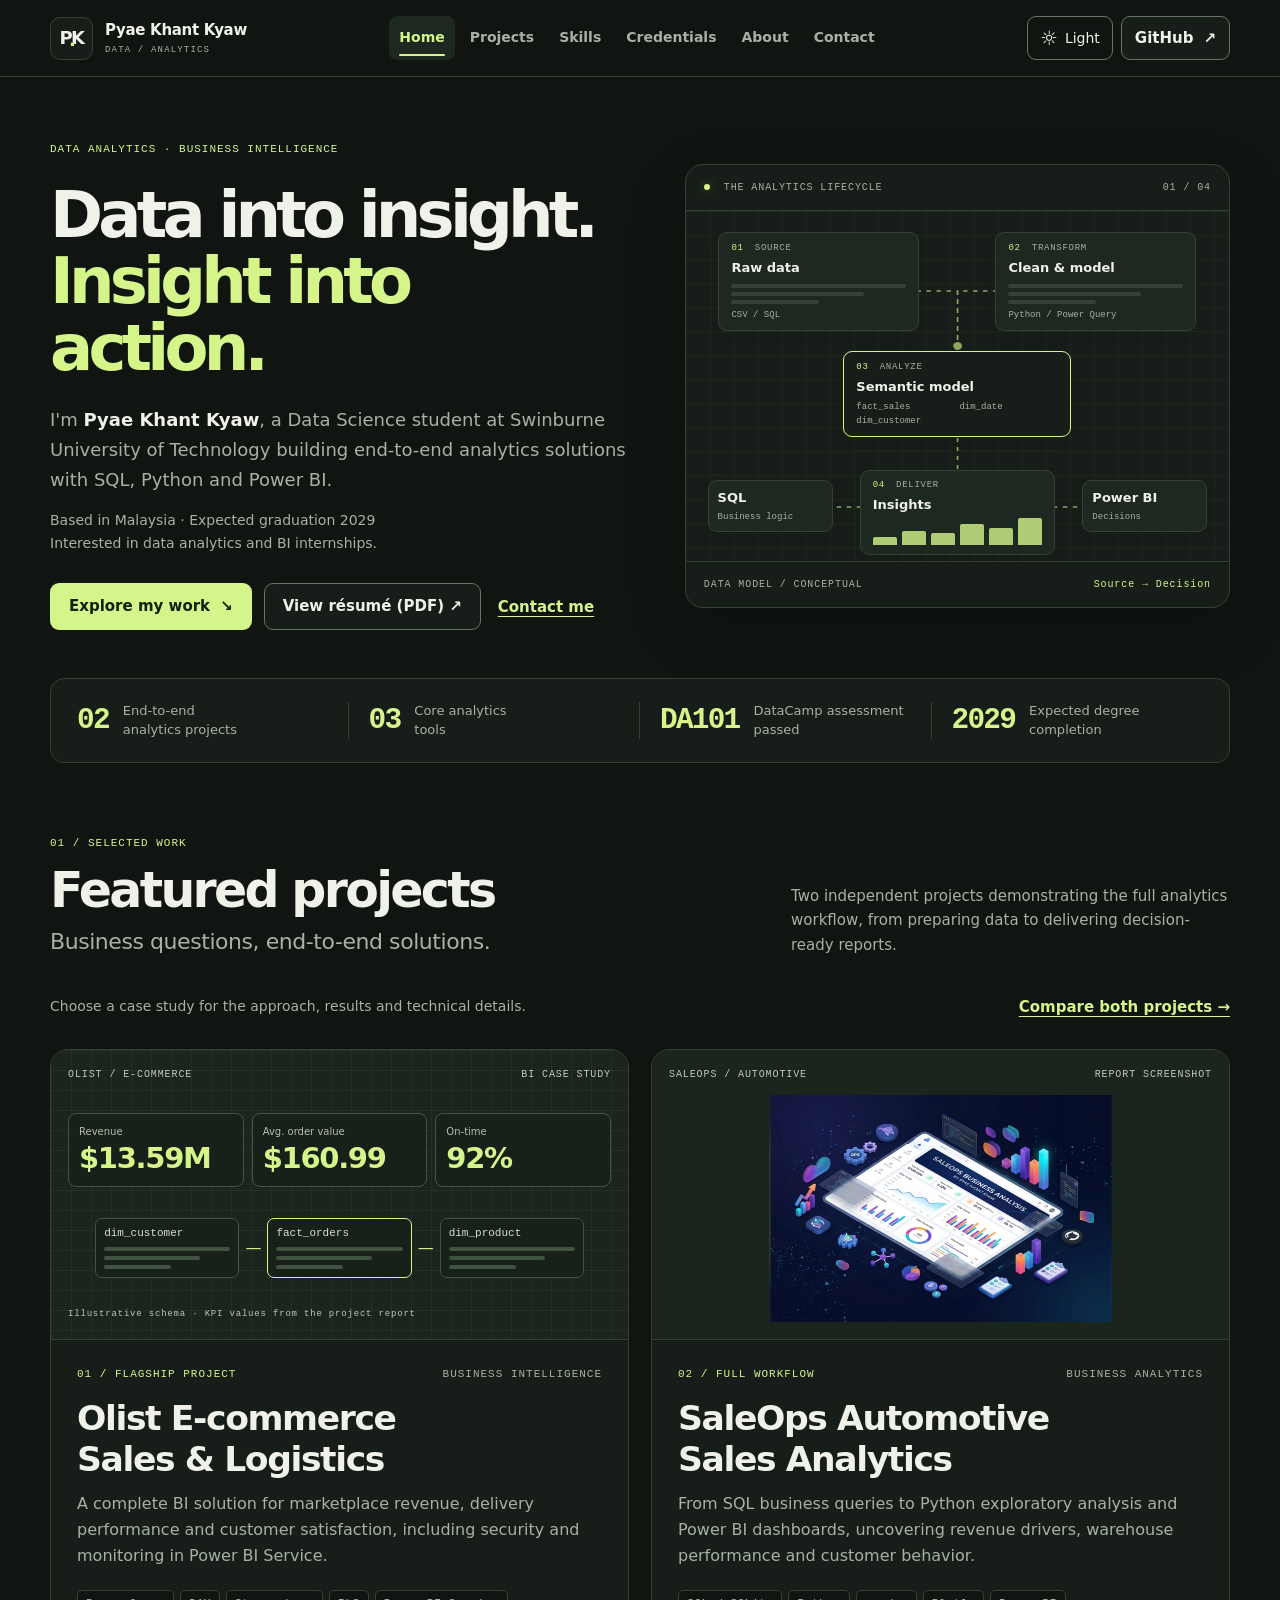
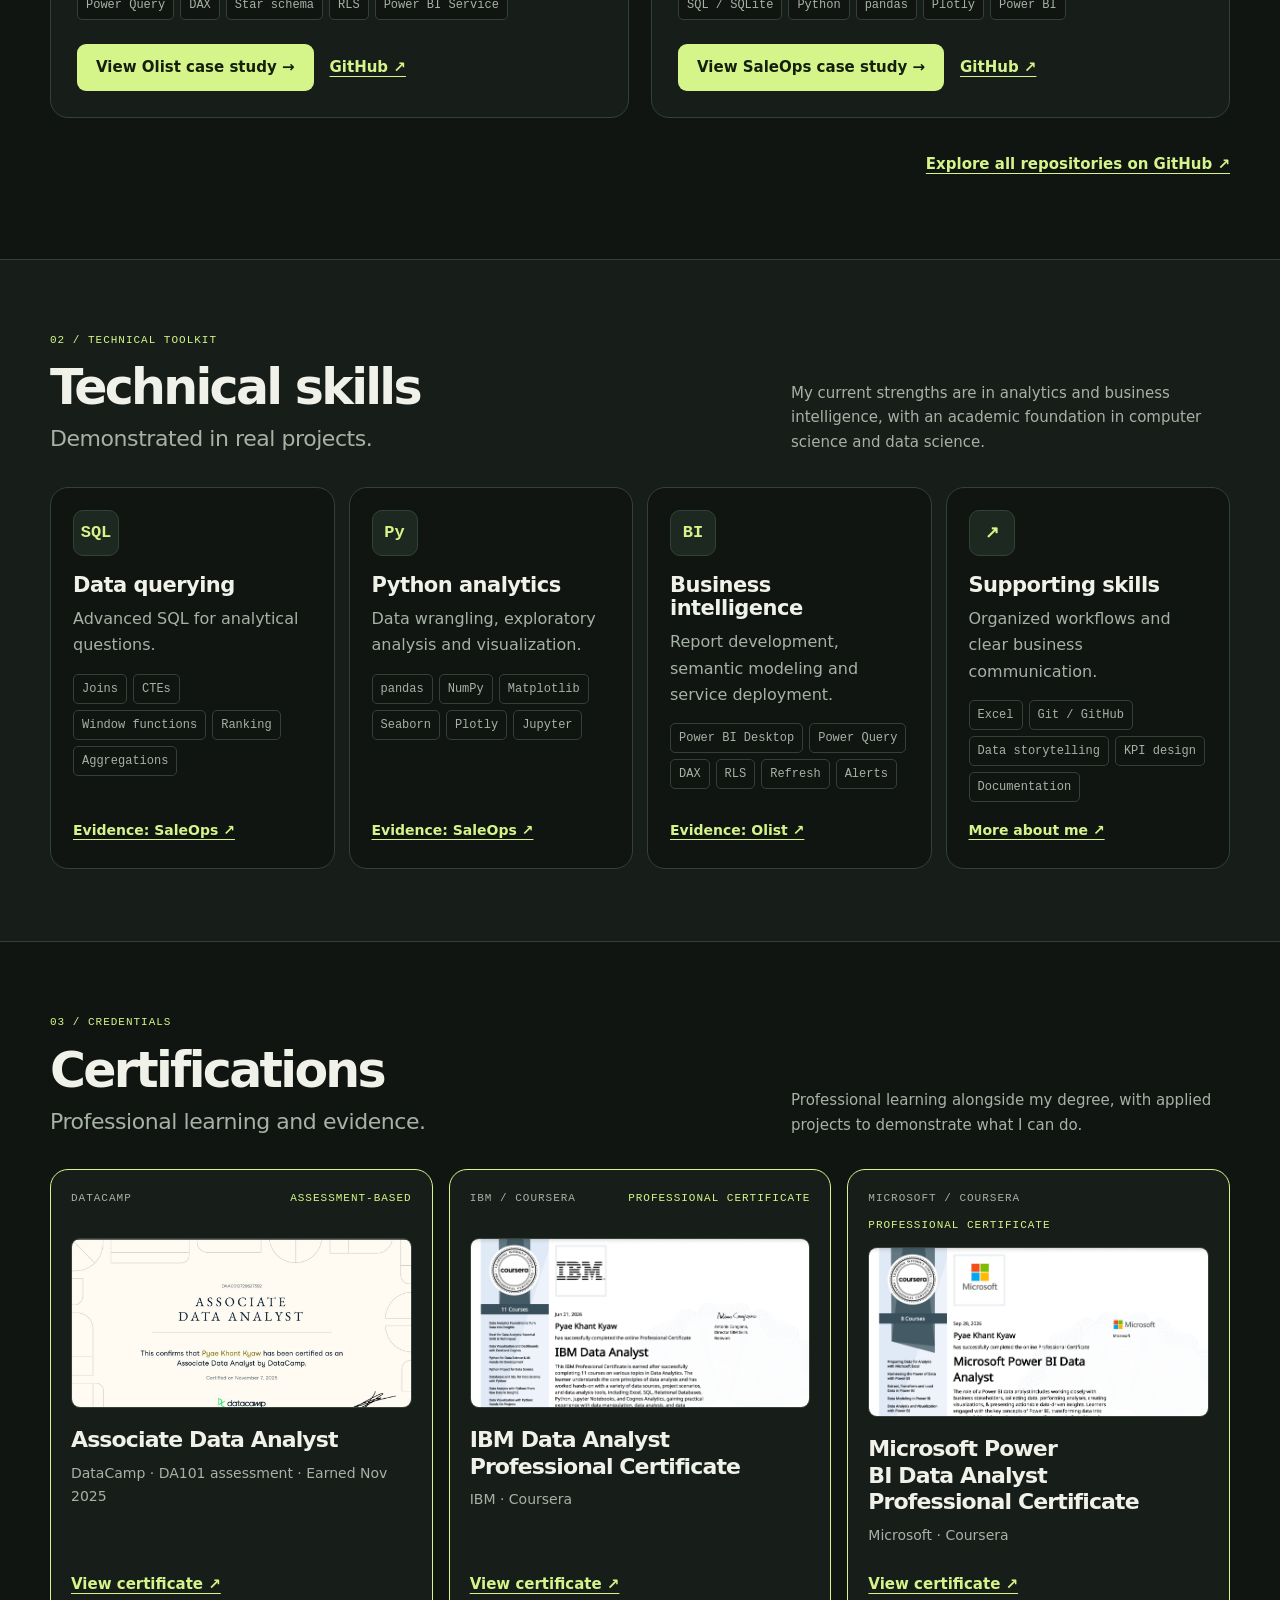
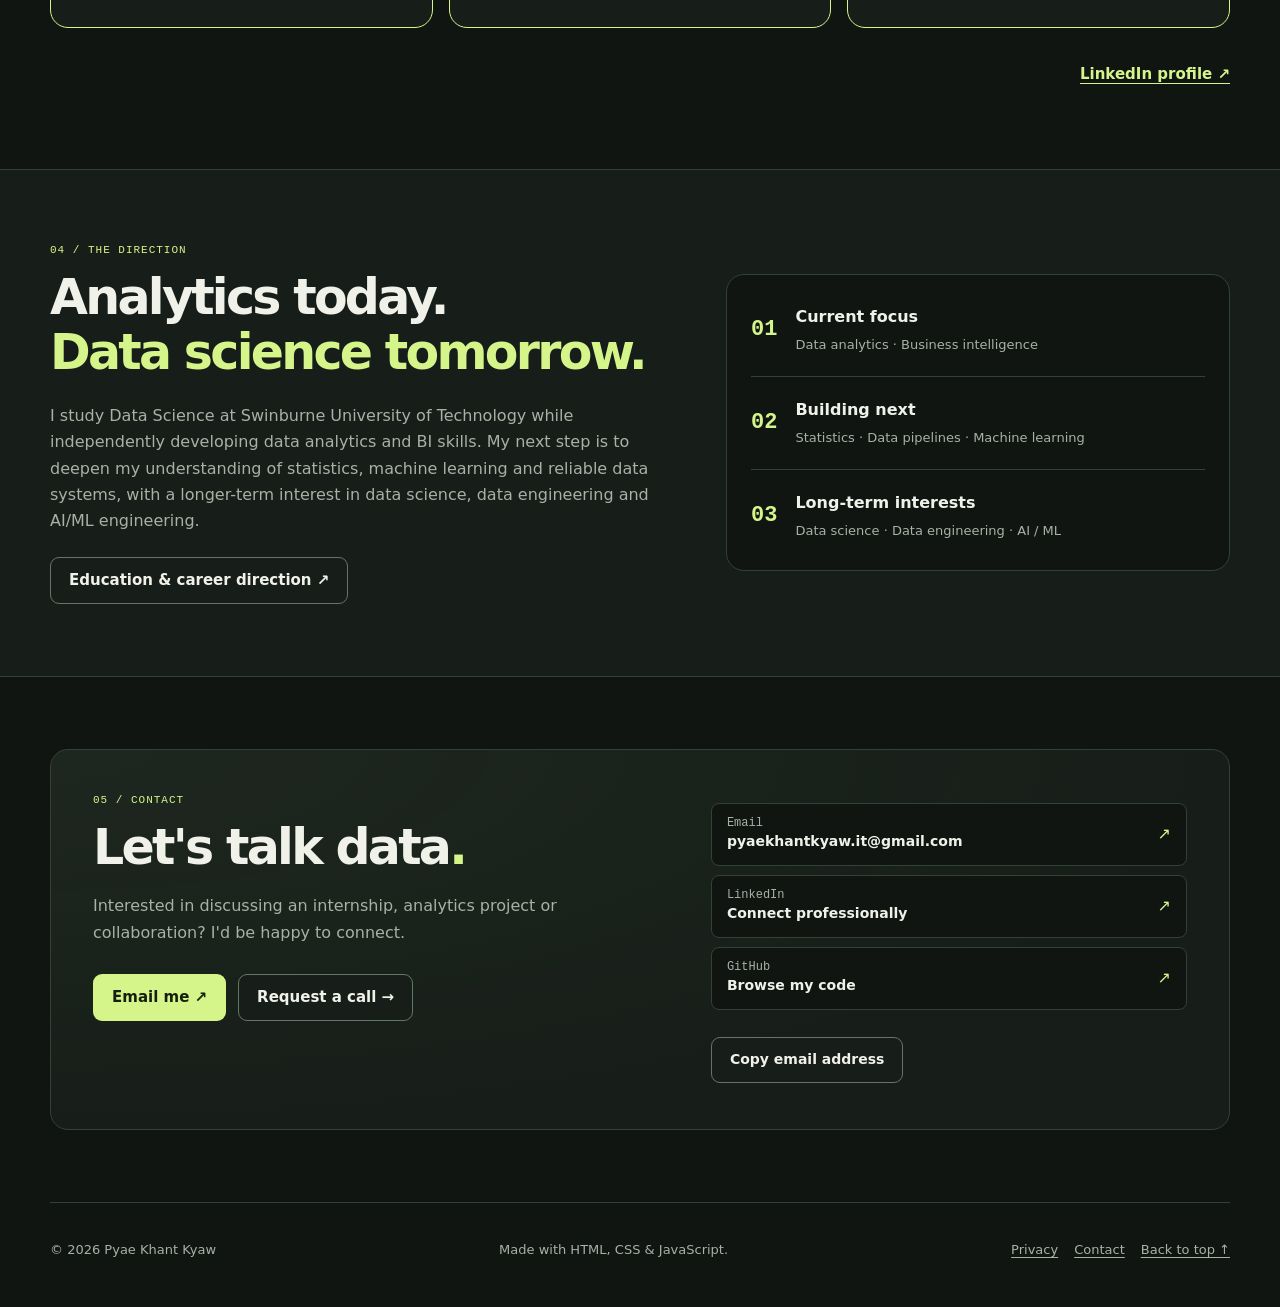
<file: index.html>
<!DOCTYPE html>
<html data-theme="dark" lang="en">
  <head>
    <meta charset="utf-8" />
    <meta content="width=device-width, initial-scale=1" name="viewport" />
    <title>Pyae Khant Kyaw — Data Analytics &amp; BI Portfolio</title>
    <meta
      content="Explore Pyae Khant Kyaw's end-to-end analytics projects, SQL, Python and Power BI work, and data science studies at Swinburne University of Technology."
      name="description"
    />
    <meta content="#101512" name="theme-color" />
    <meta content="Pyae Khant Kyaw | Data Analytics &amp; BI" property="og:title" />
    <meta
      content="From raw data to actionable insights. Explore my projects and connect."
      property="og:description"
    />
    <meta content="website" property="og:type" />
    <link href="images/favicon.svg" rel="icon" type="image/svg+xml" />
    <script src="js/theme-init.js"></script>
    <link href="styles.css" rel="stylesheet" />
    <script defer="" src="js/config.js"></script>
    <script defer="" src="js/site.js"></script>
  </head>
  <body>
    <a class="skip" href="#main">Skip to content</a>
    <header class="site-header">
      <nav aria-label="Main navigation" class="wrap nav">
        <a aria-label="Pyae Khant Kyaw — home" class="brand" href="index.html">
          <span aria-hidden="true" class="brand-icon">PK<span>.</span></span>
          <span>Pyae Khant Kyaw<small>DATA / ANALYTICS</small></span>
        </a>
        <button
          aria-controls="nav-links"
          aria-expanded="false"
          aria-label="Open navigation"
          class="menu-toggle icon-button"
          type="button"
        >
          <span aria-hidden="true" class="menu-symbol">☰</span>
          <span>Menu</span>
        </button>
        <div class="nav-links" id="nav-links">
          <a aria-current="page" href="index.html">Home</a>
          <a href="#work">Projects</a>
          <a href="#skills">Skills</a>
          <a href="#credentials">Credentials</a>
          <a href="about.html">About</a>
          <a href="#contact">Contact</a>
          <a class="mobile-only" href="https://github.com/pyaekhantkyaw">GitHub ↗</a>
          <a class="mobile-only" href="images/resume.pdf">Résumé (PDF) ↗</a>
        </div>
        <div class="nav-actions">
          <button
            aria-label="Switch to light theme"
            class="icon-button theme-toggle"
            title="Change theme"
            type="button"
          >
            <span aria-hidden="true" class="theme-symbol">☼</span>
            <span class="theme-label">Light</span>
          </button>
          <a class="button small secondary nav-github" href="https://github.com/pyaekhantkyaw">
            GitHub <span aria-hidden="true">↗</span>
          </a>
        </div>
      </nav>
    </header>
    <main id="main" tabindex="-1">
      <section class="hero wrap" id="home">
        <span aria-hidden="true" class="anchor-alias" id="resume"></span>
        <div class="hero-copy">
          <div class="eyebrow">DATA ANALYTICS · BUSINESS INTELLIGENCE</div>
          <h1>Data into insight.<br /><span>Insight into action.</span></h1>
          <p class="intro">
            I'm <strong>Pyae Khant Kyaw</strong>, a Data Science student at Swinburne University of
            Technology building end-to-end analytics solutions with SQL, Python and Power BI.
          </p>
          <p class="subtle hero-sub">
            Based in Malaysia · Expected graduation 2029<br />
            Interested in data analytics and BI internships.
          </p>
          <div class="actions">
            <a class="button primary" href="#work">
              Explore my work <span aria-hidden="true">↘</span>
            </a>
            <a class="button secondary" data-resume="" href="images/resume.pdf">
              View résumé (PDF) ↗
            </a>
            <a class="text-link hero-contact" href="#contact">Contact me</a>
          </div>
        </div>
        <div aria-hidden="true" class="hero-visual">
          <div class="visual-top">
            <span><span class="status-dot"></span> THE ANALYTICS LIFECYCLE</span>
            <span class="mono">01 / 04</span>
          </div>
          <div
            aria-label="Conceptual data workflow from source data through SQL and Python to Power BI and decisions"
            class="schema"
          >
            <svg
              aria-hidden="true"
              class="connections"
              preserveaspectratio="none"
              viewbox="0 0 490 350"
            >
              <path d="M118 80H245V135 M371 80H245V135 M245 218V267 M118 296H185 M371 296H305"></path>
              <circle cx="245" cy="135" r="4"></circle>
              <circle cx="245" cy="267" r="4"></circle>
            </svg>
            <div class="node node-source">
              <div class="node-label"><span>01</span> SOURCE</div>
              <strong>Raw data</strong>
              <div class="node-lines"><i></i><i></i><i></i></div>
              <small>CSV / SQL</small>
            </div>
            <div class="node node-transform">
              <div class="node-label"><span>02</span> TRANSFORM</div>
              <strong>Clean &amp; model</strong>
              <div class="node-lines"><i></i><i></i><i></i></div>
              <small>Python / Power Query</small>
            </div>
            <div class="node node-fact">
              <div class="node-label"><span>03</span> ANALYZE</div>
              <strong>Semantic model</strong>
              <div class="mini-fields">
                <span>fact_sales</span>
                <span>dim_date</span>
                <span>dim_customer</span>
              </div>
            </div>
            <div class="node node-small node-left">
              <strong>SQL</strong>
              <small>Business logic</small>
            </div>
            <div class="node node-outcome">
              <div class="node-label"><span>04</span> DELIVER</div>
              <strong>Insights</strong>
              <div aria-hidden="true" class="mini-chart">
                <i></i><i></i><i></i><i></i><i></i><i></i>
              </div>
            </div>
            <div class="node node-small node-right">
              <strong>Power BI</strong>
              <small>Decisions</small>
            </div>
          </div>
          <div class="visual-bottom">
            <span>DATA MODEL / CONCEPTUAL</span>
            <span>Source → Decision</span>
          </div>
        </div>
      </section>
      <div aria-label="Portfolio highlights" class="wrap proof-strip">
        <div>
          <span class="proof-num">02</span>
          <span>End-to-end<br />analytics projects</span>
        </div>
        <div>
          <span class="proof-num">03</span>
          <span>Core analytics<br />tools</span>
        </div>
        <div>
          <span class="proof-num">DA101</span>
          <span>DataCamp assessment<br />passed</span>
        </div>
        <div>
          <span class="proof-num">2029</span>
          <span>Expected degree<br />completion</span>
        </div>
      </div>
      <section class="section wrap" id="work">
        <div class="section-heading">
          <div>
            <span class="section-kicker">01 / SELECTED WORK</span>
            <h2>Featured projects<span class="heading-note">Business questions, end-to-end solutions.</span></h2>
          </div>
          <p>
            Two independent projects demonstrating the full analytics workflow, from preparing data
            to delivering decision-ready reports.
          </p>
        </div>
        <div class="work-guide">
          <span>Choose a case study for the approach, results and technical details.</span>
          <a class="text-link" href="projects.html">Compare both projects →</a>
        </div>
        <div class="project-grid">
          <article class="project-card">
            <div class="project-visual olist-preview">
              <div class="preview-header">
                <span>OLIST / E-COMMERCE</span>
                <span>BI CASE STUDY</span>
              </div>
              <div class="metric-row">
                <div>
                  <small>Revenue</small>
                  <strong>$13.59M</strong>
                </div>
                <div>
                  <small>Avg. order value</small>
                  <strong>$160.99</strong>
                </div>
                <div>
                  <small>On-time</small>
                  <strong>92%</strong>
                </div>
              </div>
              <div class="preview-model">
                <div class="model-table">
                  <span>dim_customer</span>
                  <i></i><i></i><i></i>
                </div>
                <span aria-hidden="true" class="model-link">—</span>
                <div class="model-table main-model">
                  <span>fact_orders</span>
                  <i></i><i></i><i></i>
                </div>
                <span aria-hidden="true" class="model-link">—</span>
                <div class="model-table">
                  <span>dim_product</span>
                  <i></i><i></i><i></i>
                </div>
              </div>
              <div class="preview-footer">
                Illustrative schema · KPI values from the project report
              </div>
            </div>
            <div class="project-body">
              <div class="project-label">
                <span>01 / FLAGSHIP PROJECT</span>
                <span>BUSINESS INTELLIGENCE</span>
              </div>
              <h3><a href="projects.html#olist">Olist E-commerce Sales &amp; Logistics</a></h3>
              <p>
                A complete BI solution for marketplace revenue, delivery performance and customer
                satisfaction, including security and monitoring in Power BI Service.
              </p>
              <div class="tag-row">
                <span>Power Query</span>
                <span>DAX</span>
                <span>Star schema</span>
                <span>RLS</span>
                <span>Power BI Service</span>
              </div>
              <div class="project-links">
                <a class="button primary" href="projects.html#olist">View Olist case study →</a>
                <a
                  aria-label="Olist GitHub repository"
                  class="text-link"
                  href="https://github.com/pyaekhantkyaw/olist_ecommerce_sales_logistics_powerbi"
                >
                  GitHub ↗
                </a>
              </div>
            </div>
          </article>
          <article class="project-card">
            <div aria-hidden="true" class="project-visual sale-preview">
              <div class="preview-header">
                <span>SALEOPS / AUTOMOTIVE</span>
                <span>REPORT SCREENSHOT</span>
              </div>
              <img
                alt="SaleOps executive summary showing automotive sales KPIs, revenue trends and product performance"
                height="651"
                loading="lazy"
                src="images/executive_summary.png"
                width="1145"
              />
            </div>
            <div class="project-body">
              <div class="project-label">
                <span>02 / FULL WORKFLOW</span>
                <span>BUSINESS ANALYTICS</span>
              </div>
              <h3><a href="projects.html#saleops">SaleOps Automotive Sales Analytics</a></h3>
              <p>
                From SQL business queries to Python exploratory analysis and Power BI dashboards,
                uncovering revenue drivers, warehouse performance and customer behavior.
              </p>
              <div class="tag-row">
                <span>SQL / SQLite</span>
                <span>Python</span>
                <span>pandas</span>
                <span>Plotly</span>
                <span>Power BI</span>
              </div>
              <div class="project-links">
                <a class="button primary" href="projects.html#saleops">View SaleOps case study →</a>
                <a
                  aria-label="SaleOps GitHub repository"
                  class="text-link"
                  href="https://github.com/pyaekhantkyaw/saleops_business_analysis"
                >
                  GitHub ↗
                </a>
              </div>
            </div>
          </article>
          <!-- Add a new project card here. See README.md for a template; no empty public placeholder. -->
        </div>
        <div class="section-end">
          <a class="text-link" href="https://github.com/pyaekhantkyaw">
            Explore all repositories on GitHub ↗
          </a>
        </div>
      </section>
      <section class="section section-band" id="skills">
        <div class="wrap">
          <div class="section-heading">
            <div>
              <span class="section-kicker">02 / TECHNICAL TOOLKIT</span>
              <h2>Technical skills<span class="heading-note">Demonstrated in real projects.</span></h2>
            </div>
            <p>
              My current strengths are in analytics and business intelligence, with an academic
              foundation in computer science and data science.
            </p>
          </div>
          <div class="skills-grid">
            <article class="skill-card">
              <span aria-hidden="true" class="skill-icon">SQL</span>
              <h3>Data querying</h3>
              <p>Advanced SQL for analytical questions.</p>
              <div class="tag-row">
                <span>Joins</span>
                <span>CTEs</span>
                <span>Window functions</span>
                <span>Ranking</span>
                <span>Aggregations</span>
              </div>
              <a class="text-link" href="projects.html#saleops">Evidence: SaleOps ↗</a>
            </article>
            <article class="skill-card">
              <span aria-hidden="true" class="skill-icon">Py</span>
              <h3>Python analytics</h3>
              <p>Data wrangling, exploratory analysis and visualization.</p>
              <div class="tag-row">
                <span>pandas</span>
                <span>NumPy</span>
                <span>Matplotlib</span>
                <span>Seaborn</span>
                <span>Plotly</span>
                <span>Jupyter</span>
              </div>
              <a class="text-link" href="projects.html#saleops">Evidence: SaleOps ↗</a>
            </article>
            <article class="skill-card">
              <span aria-hidden="true" class="skill-icon">BI</span>
              <h3>Business intelligence</h3>
              <p>Report development, semantic modeling and service deployment.</p>
              <div class="tag-row">
                <span>Power BI Desktop</span>
                <span>Power Query</span>
                <span>DAX</span>
                <span>RLS</span>
                <span>Refresh</span>
                <span>Alerts</span>
              </div>
              <a class="text-link" href="projects.html#olist">Evidence: Olist ↗</a>
            </article>
            <article class="skill-card">
              <span aria-hidden="true" class="skill-icon">↗</span>
              <h3>Supporting skills</h3>
              <p>Organized workflows and clear business communication.</p>
              <div class="tag-row">
                <span>Excel</span>
                <span>Git / GitHub</span>
                <span>Data storytelling</span>
                <span>KPI design</span>
                <span>Documentation</span>
              </div>
              <a class="text-link" href="about.html">More about me ↗</a>
            </article>
          </div>
        </div>
      </section>
      <section class="section wrap" id="credentials">
        <span aria-hidden="true" id="certifications"></span>
        <div class="section-heading">
          <div>
            <span class="section-kicker">03 / CREDENTIALS</span>
            <h2>Certifications<span class="heading-note">Professional learning and evidence.</span></h2>
          </div>
          <p>
            Professional learning alongside my degree, with applied projects to demonstrate what I
            can do.
          </p>
        </div>
        <div class="cert-grid">
          <article class="cert-card featured-cert">
            <div class="cert-top">
              <span>DATACAMP</span>
              <span class="credential-type">ASSESSMENT-BASED</span>
            </div>
            <div class="cert-image">
              <a
                aria-label="View DataCamp Associate Data Analyst certificate"
                href="images/datacampsql.jpg"
              >
                <img
                  alt="DataCamp Associate Data Analyst certificate"
                  height="680"
                  loading="lazy"
                  src="images/datacampsql.jpg"
                  width="1190"
                />
              </a>
            </div>
            <h3>Associate Data Analyst</h3>
            <p>DataCamp · DA101 assessment · Earned Nov 2025</p>
            <a class="text-link" href="images/datacampsql.jpg">View certificate ↗</a>
          </article>
          <article class="cert-card featured-cert">
            <div class="cert-top">
              <span>IBM / COURSERA</span>
              <span class="credential-type">PROFESSIONAL CERTIFICATE</span>
            </div>
            <div class="cert-image">
              <a
                aria-label="View IBM Data Analyst Professional Certificate"
                href="images/ibm-certificate.png"
              >
                <img
                  alt="IBM Data Analyst Professional Certificate"
                  height="680"
                  loading="lazy"
                  src="images/ibm-certificate.png"
                  width="1190"
                />
              </a>
            </div>
            <h3>IBM Data Analyst Professional Certificate</h3>
            <p>IBM · Coursera</p>
            <a class="text-link" href="images/ibm-certificate.png">View certificate ↗</a>
          </article>
          <article class="cert-card featured-cert">
            <div class="cert-top">
              <span>MICROSOFT / COURSERA</span>
              <span class="credential-type">PROFESSIONAL CERTIFICATE</span>
            </div>
            <div class="cert-image">
              <a
                aria-label="View Microsoft Power BI Data Analyst Professional Certificate"
                href="images/powerbi-certificate.png"
              >
                <img
                  alt="Microsoft Power BI Data Analyst Professional Certificate"
                  height="680"
                  loading="lazy"
                  src="images/powerbi-certificate.png"
                  width="1190"
                />
              </a>
            </div>
            <h3>Microsoft Power BI Data Analyst Professional Certificate</h3>
            <p>Microsoft · Coursera</p>
            <a class="text-link" href="images/powerbi-certificate.png">View certificate ↗</a>
          </article>
          <!-- Future PL-300 credential: publish only after passing and verifying. -->
        </div>
        <div class="section-end">
          <a class="text-link" href="https://www.linkedin.com/in/pyae-khant-kyaw-591726390/">
            LinkedIn profile ↗
          </a>
        </div>
      </section>
      <section class="section section-band">
        <div class="wrap about-teaser">
          <div>
            <span class="section-kicker">04 / THE DIRECTION</span>
            <h2>Analytics today.<br /><em>Data science tomorrow.</em></h2>
            <p>
              I study Data Science at Swinburne University of Technology while independently
              developing data analytics and BI skills. My next step is to deepen my understanding of
              statistics, machine learning and reliable data systems, with a longer-term interest in
              data science, data engineering and AI/ML engineering.
            </p>
            <a class="button secondary" href="about.html">Education &amp; career direction ↗</a>
          </div>
          <div class="path-card">
            <div>
              <span class="path-num">01</span>
              <div>
                <strong>Current focus</strong>
                <p>Data analytics · Business intelligence</p>
              </div>
            </div>
            <div>
              <span class="path-num">02</span>
              <div>
                <strong>Building next</strong>
                <p>Statistics · Data pipelines · Machine learning</p>
              </div>
            </div>
            <div>
              <span class="path-num">03</span>
              <div>
                <strong>Long-term interests</strong>
                <p>Data science · Data engineering · AI / ML</p>
              </div>
            </div>
          </div>
        </div>
      </section>
      <section class="section wrap" id="contact">
        <div class="contact-panel">
          <div>
            <span class="section-kicker">05 / CONTACT</span>
            <h2>Let's talk data<span class="accent">.</span></h2>
            <p>
              Interested in discussing an internship, analytics project or collaboration? I'd be
              happy to connect.
            </p>
            <div class="actions">
              <a class="button primary" href="mailto:pyaekhantkyaw.it@gmail.com">Email me ↗</a>
              <a
                class="button secondary booking-trigger"
                href="mailto:pyaekhantkyaw.it@gmail.com?subject=Meeting%20request"
              >
                Request a call →
              </a>
            </div>
          </div>
          <div class="contact-links">
            <a href="mailto:pyaekhantkyaw.it@gmail.com">
              <span>Email</span>
              <strong>pyaekhantkyaw.it@gmail.com</strong>
              <span aria-hidden="true">↗</span>
            </a>
            <a href="https://www.linkedin.com/in/pyae-khant-kyaw-591726390/">
              <span>LinkedIn</span>
              <strong>Connect professionally</strong>
              <span aria-hidden="true">↗</span>
            </a>
            <a href="https://github.com/pyaekhantkyaw">
              <span>GitHub</span>
              <strong>Browse my code</strong>
              <span aria-hidden="true">↗</span>
            </a>
          </div>
          <div class="contact-utility">
            <button
              class="button secondary copy-email"
              data-email="pyaekhantkyaw.it@gmail.com"
              type="button"
            >
              Copy email address
            </button>
            <p aria-live="polite" class="copy-feedback" role="status"></p>
          </div>
        </div>
      </section>
    </main>
    <footer class="wrap footer">
      <span>© <span data-year="">2026</span> Pyae Khant Kyaw</span>
      <span>Made with HTML, CSS &amp; JavaScript.</span>
      <div>
        <a href="privacy.html">Privacy</a>
        <a href="index.html#contact">Contact</a>
        <a href="#main">Back to top ↑</a>
      </div>
    </footer>
    <dialog aria-labelledby="booking-title" id="booking-dialog">
      <div class="dialog-top">
        <span class="section-kicker">LET'S CONNECT</span>
        <button aria-label="Close booking dialog" class="icon-button dialog-close" type="button">
          ×
        </button>
      </div>
      <h2 id="booking-title">Request a conversation</h2>
      <p class="subtle" id="booking-description">
        Choose a preferred time, then send a request using your email app. I’ll confirm availability
        personally.
      </p>
      <form id="booking-form">
        <p class="form-hint">Choose a preferred time. All times are Malaysia time (UTC+8).</p>
        <label for="meeting-topic">Meeting purpose</label>
        <select aria-describedby="booking-description" id="meeting-topic" name="meeting-topic">
          <option>Internship discussion</option>
          <option>Project discussion</option>
          <option>Professional networking</option>
          <option>Other</option>
        </select>
        <label for="meeting-date">Preferred date</label>
        <input
          aria-describedby="booking-description"
          id="meeting-date"
          name="meeting-date"
          required=""
          type="date"
        />
        <label for="meeting-time">Preferred time (Malaysia, UTC+8)</label>
        <input
          aria-describedby="booking-description"
          id="meeting-time"
          name="meeting-time"
          required=""
          type="time"
        />
        <div aria-atomic="true" aria-live="polite" class="request-summary">
          <strong>Your request</strong>
          <p id="request-summary-text">Choose a date and time to preview your request.</p>
        </div>
        <button class="button primary" id="booking-submit" type="submit">
          Continue to email draft →
        </button>
        <p class="subtle small-text">
          A request is not a confirmed appointment. Please do not send confidential information.
        </p>
      </form>
      <a class="text-link" href="mailto:pyaekhantkyaw.it@gmail.com">Prefer direct email?</a>
    </dialog>
  </body>
</html>
</file>
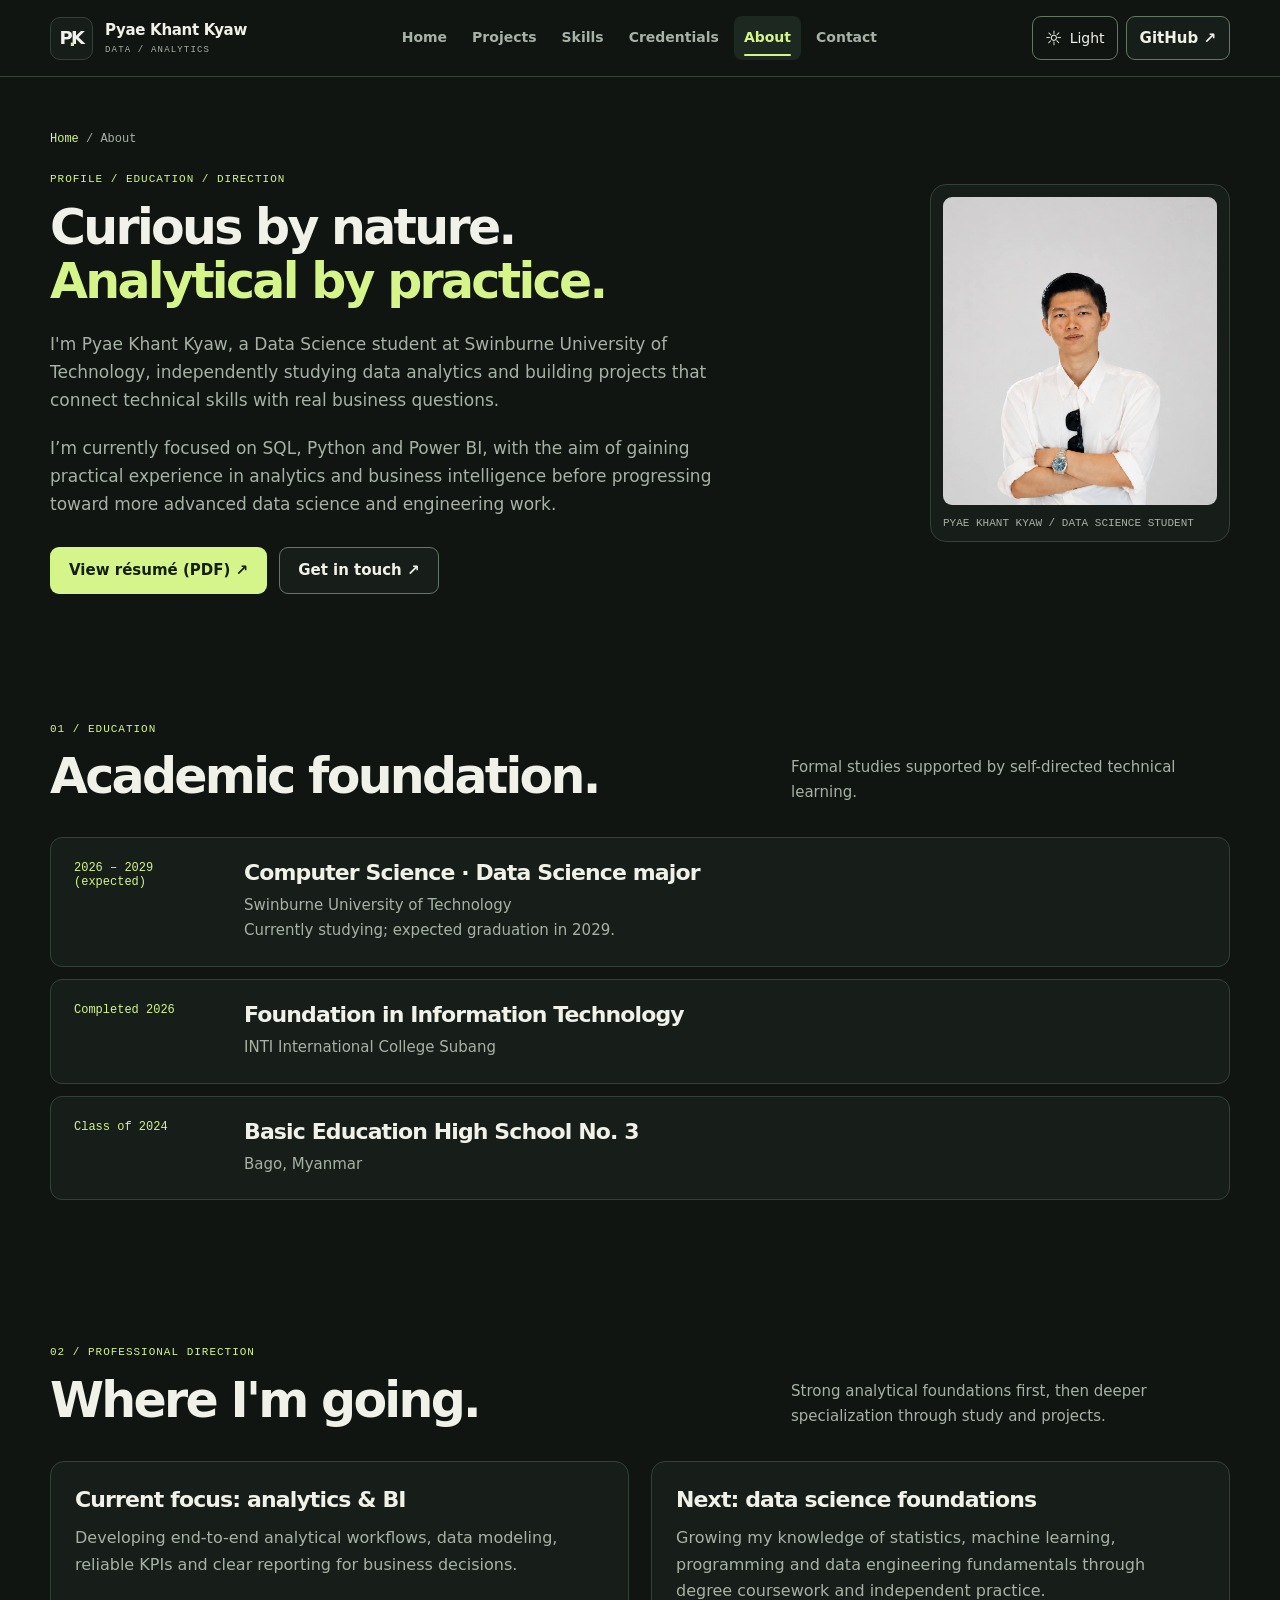
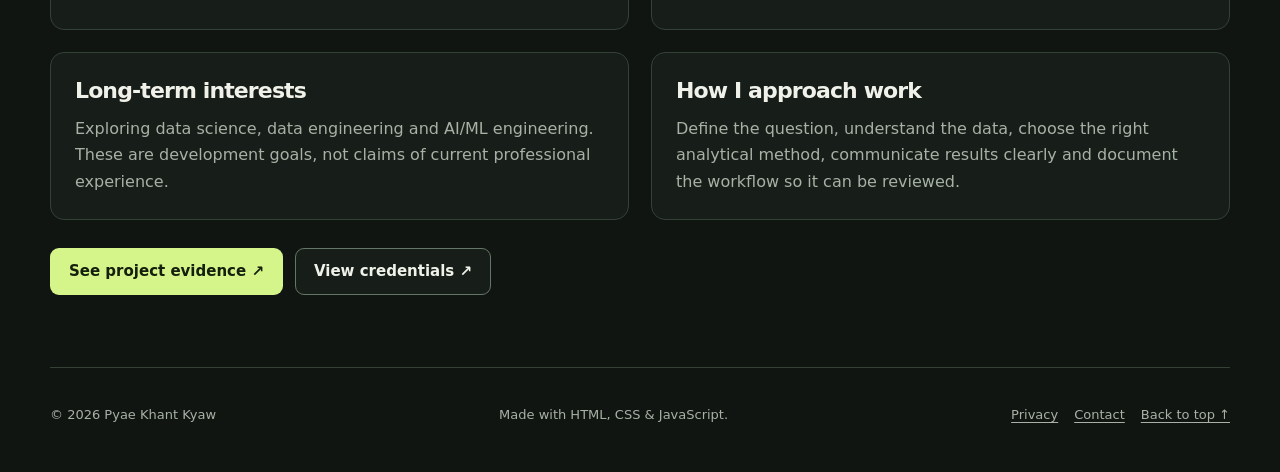
<file: about.html>
<!DOCTYPE html>
<html data-theme="dark" lang="en">
  <head>
    <meta charset="utf-8" />
    <meta content="width=device-width,initial-scale=1" name="viewport" />
    <title>About | Pyae Khant Kyaw</title>
    <meta
      content="Education, analytics skills and professional direction of Pyae Khant Kyaw."
      name="description"
    />
    <meta content="#101512" name="theme-color" />
    <link href="images/favicon.svg" rel="icon" type="image/svg+xml" />
    <script src="js/theme-init.js"></script>
    <link href="styles.css" rel="stylesheet" />
    <script defer="" src="js/config.js"></script>
    <script defer="" src="js/site.js"></script>
  </head>
  <body>
    <a class="skip" href="#main">Skip to content</a>
    <header class="site-header">
      <nav aria-label="Main navigation" class="wrap nav">
        <a aria-label="Pyae Khant Kyaw — home" class="brand" href="index.html">
          <span aria-hidden="true" class="brand-icon">PK<span>.</span></span>
          <span>Pyae Khant Kyaw<small>DATA / ANALYTICS</small></span>
        </a>
        <button
          aria-controls="nav-links"
          aria-expanded="false"
          aria-label="Open navigation"
          class="menu-toggle icon-button"
          type="button"
        >
          <span aria-hidden="true" class="menu-symbol">☰</span>
          <span>Menu</span>
        </button>
        <div class="nav-links" id="nav-links">
          <a href="index.html">Home</a>
          <a href="projects.html">Projects</a>
          <a href="index.html#skills">Skills</a>
          <a href="index.html#credentials">Credentials</a>
          <a aria-current="page" href="about.html">About</a>
          <a href="index.html#contact">Contact</a>
          <a class="mobile-only" href="https://github.com/pyaekhantkyaw">GitHub ↗</a>
          <a class="mobile-only" href="images/resume.pdf">Résumé (PDF) ↗</a>
        </div>
        <div class="nav-actions">
          <button
            aria-label="Switch to light theme"
            class="icon-button theme-toggle"
            title="Change theme"
            type="button"
          >
            <span aria-hidden="true" class="theme-symbol">☼</span>
            <span class="theme-label">Light</span>
          </button>
          <a class="button small secondary nav-github" href="https://github.com/pyaekhantkyaw">GitHub ↗</a>
        </div>
      </nav>
    </header>
    <main class="wrap" id="main" tabindex="-1">
      <section class="about-layout">
        <div class="page-heading">
          <nav aria-label="Breadcrumb" class="breadcrumbs">
            <a href="index.html">Home</a>
            <span aria-hidden="true"> / </span>
            <span aria-current="page">About</span>
          </nav>
          <span class="section-kicker">PROFILE / EDUCATION / DIRECTION</span>
          <h1>Curious by nature.<br /><span class="accent">Analytical by practice.</span></h1>
          <p>
            I'm Pyae Khant Kyaw, a Data Science student at Swinburne University of Technology,
            independently studying data analytics and building projects that connect technical
            skills with real business questions.
          </p>
          <p>
            I’m currently focused on SQL, Python and Power BI, with the aim of gaining practical
            experience in analytics and business intelligence before progressing toward more
            advanced data science and engineering work.
          </p>
          <div class="actions">
            <a class="button primary" data-resume="" href="images/resume.pdf">View résumé (PDF) ↗</a>
            <a class="button secondary" href="index.html#contact">Get in touch ↗</a>
          </div>
        </div>
        <figure class="portrait">
          <img alt="Portrait of Pyae Khant Kyaw" height="1537" src="images/mejpg.jpg" width="1023" />
          <figcaption>PYAE KHANT KYAW / DATA SCIENCE STUDENT</figcaption>
        </figure>
      </section>
      <section class="section">
        <div class="section-heading">
          <div>
            <span class="section-kicker">01 / EDUCATION</span>
            <h2>Academic foundation.</h2>
          </div>
          <p>Formal studies supported by self-directed technical learning.</p>
        </div>
        <div class="timeline">
          <article>
            <time>2026 – 2029 (expected)</time>
            <div>
              <h3>Computer Science · Data Science major</h3>
              <p>Swinburne University of Technology</p>
              <p>Currently studying; expected graduation in 2029.</p>
            </div>
          </article>
          <article>
            <time>Completed 2026</time>
            <div>
              <h3>Foundation in Information Technology</h3>
              <p>INTI International College Subang</p>
            </div>
          </article>
          <article>
            <time>Class of 2024</time>
            <div>
              <h3>Basic Education High School No. 3</h3>
              <p>Bago, Myanmar</p>
            </div>
          </article>
        </div>
      </section>
      <section class="section">
        <div class="section-heading">
          <div>
            <span class="section-kicker">02 / PROFESSIONAL DIRECTION</span>
            <h2>Where I'm going.</h2>
          </div>
          <p>Strong analytical foundations first, then deeper specialization through study and projects.</p>
        </div>
        <div class="case-grid">
          <article class="detail-card">
            <h3>Current focus: analytics &amp; BI</h3>
            <p>
              Developing end-to-end analytical workflows, data modeling, reliable KPIs and clear
              reporting for business decisions.
            </p>
          </article>
          <article class="detail-card">
            <h3>Next: data science foundations</h3>
            <p>
              Growing my knowledge of statistics, machine learning, programming and data engineering
              fundamentals through degree coursework and independent practice.
            </p>
          </article>
          <article class="detail-card">
            <h3>Long-term interests</h3>
            <p>
              Exploring data science, data engineering and AI/ML engineering. These are development
              goals, not claims of current professional experience.
            </p>
          </article>
          <article class="detail-card">
            <h3>How I approach work</h3>
            <p>
              Define the question, understand the data, choose the right analytical method,
              communicate results clearly and document the workflow so it can be reviewed.
            </p>
          </article>
        </div>
        <div class="actions">
          <a class="button primary" href="index.html#work">See project evidence ↗</a>
          <a class="button secondary" href="index.html#credentials">View credentials ↗</a>
        </div>
      </section>
    </main>
    <footer class="wrap footer">
      <span>© <span data-year="">2026</span> Pyae Khant Kyaw</span>
      <span>Made with HTML, CSS &amp; JavaScript.</span>
      <div>
        <a href="privacy.html">Privacy</a>
        <a href="index.html#contact">Contact</a>
        <a href="#main">Back to top ↑</a>
      </div>
    </footer>
  </body>
</html>
</file>
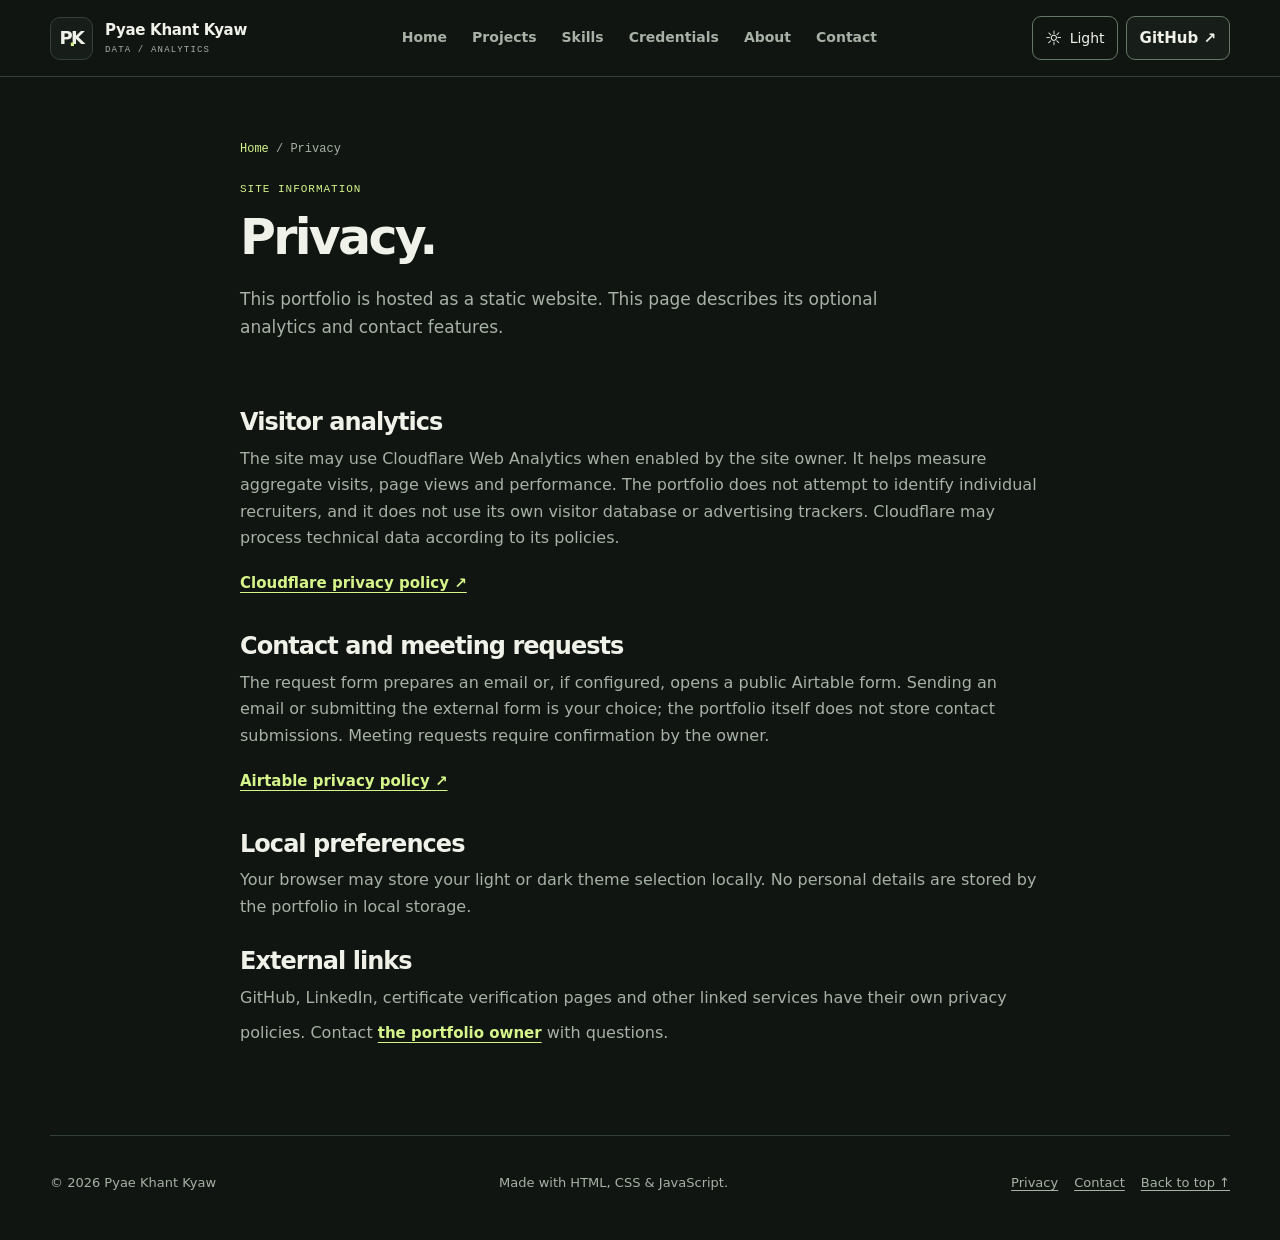
<file: privacy.html>
<!DOCTYPE html>
<html data-theme="dark" lang="en">
  <head>
    <meta charset="utf-8" />
    <meta content="width=device-width,initial-scale=1" name="viewport" />
    <title>Privacy | Pyae Khant Kyaw</title>
    <meta content="Privacy information for this portfolio." name="description" />
    <meta content="#101512" name="theme-color" />
    <link href="images/favicon.svg" rel="icon" type="image/svg+xml" />
    <script src="js/theme-init.js"></script>
    <link href="styles.css" rel="stylesheet" />
    <script defer="" src="js/config.js"></script>
    <script defer="" src="js/site.js"></script>
  </head>
  <body>
    <a class="skip" href="#main">Skip to content</a>
    <header class="site-header">
      <nav aria-label="Main navigation" class="wrap nav">
        <a aria-label="Pyae Khant Kyaw — home" class="brand" href="index.html">
          <span aria-hidden="true" class="brand-icon">PK<span>.</span></span>
          <span>Pyae Khant Kyaw<small>DATA / ANALYTICS</small></span>
        </a>
        <button
          aria-controls="nav-links"
          aria-expanded="false"
          aria-label="Open navigation"
          class="menu-toggle icon-button"
          type="button"
        >
          <span aria-hidden="true" class="menu-symbol">☰</span>
          <span>Menu</span>
        </button>
        <div class="nav-links" id="nav-links">
          <a href="index.html">Home</a>
          <a href="projects.html">Projects</a>
          <a href="index.html#skills">Skills</a>
          <a href="index.html#credentials">Credentials</a>
          <a href="about.html">About</a>
          <a href="index.html#contact">Contact</a>
          <a class="mobile-only" href="https://github.com/pyaekhantkyaw">GitHub ↗</a>
          <a class="mobile-only" href="images/resume.pdf">Résumé (PDF) ↗</a>
        </div>
        <div class="nav-actions">
          <button
            aria-label="Switch to light theme"
            class="icon-button theme-toggle"
            title="Change theme"
            type="button"
          >
            <span aria-hidden="true" class="theme-symbol">☼</span>
            <span class="theme-label">Light</span>
          </button>
          <a class="button small secondary nav-github" href="https://github.com/pyaekhantkyaw">
            GitHub ↗
          </a>
        </div>
      </nav>
    </header>
    <main class="wrap privacy-content" id="main" tabindex="-1">
      <div class="page-heading">
        <nav aria-label="Breadcrumb" class="breadcrumbs">
          <a href="index.html">Home</a>
          <span aria-hidden="true"> / </span>
          <span aria-current="page">Privacy</span>
        </nav>
        <span class="section-kicker">SITE INFORMATION</span>
        <h1>Privacy.</h1>
        <p>
          This portfolio is hosted as a static website. This page describes its optional analytics
          and contact features.
        </p>
      </div>
      <h2>Visitor analytics</h2>
      <p>
        The site may use Cloudflare Web Analytics when enabled by the site owner. It helps measure
        aggregate visits, page views and performance. The portfolio does not attempt to identify
        individual recruiters, and it does not use its own visitor database or advertising trackers.
        Cloudflare may process technical data according to its policies.
      </p>
      <p>
        <a class="text-link" href="https://www.cloudflare.com/privacypolicy/">
          Cloudflare privacy policy ↗
        </a>
      </p>
      <h2>Contact and meeting requests</h2>
      <p>
        The request form prepares an email or, if configured, opens a public Airtable form. Sending
        an email or submitting the external form is your choice; the portfolio itself does not store
        contact submissions. Meeting requests require confirmation by the owner.
      </p>
      <p>
        <a class="text-link" href="https://www.airtable.com/privacy">Airtable privacy policy ↗</a>
      </p>
      <h2>Local preferences</h2>
      <p>
        Your browser may store your light or dark theme selection locally. No personal details are
        stored by the portfolio in local storage.
      </p>
      <h2>External links</h2>
      <p>
        GitHub, LinkedIn, certificate verification pages and other linked services have their own
        privacy policies. Contact
        <a class="text-link" href="mailto:pyaekhantkyaw.it@gmail.com">the portfolio owner</a> with
        questions.
      </p>
    </main>
    <footer class="wrap footer">
      <span>© <span data-year="">2026</span> Pyae Khant Kyaw</span>
      <span>Made with HTML, CSS &amp; JavaScript.</span>
      <div>
        <a aria-current="page" href="privacy.html">Privacy</a>
        <a href="index.html#contact">Contact</a>
        <a href="#main">Back to top ↑</a>
      </div>
    </footer>
  </body>
</html>
</file>
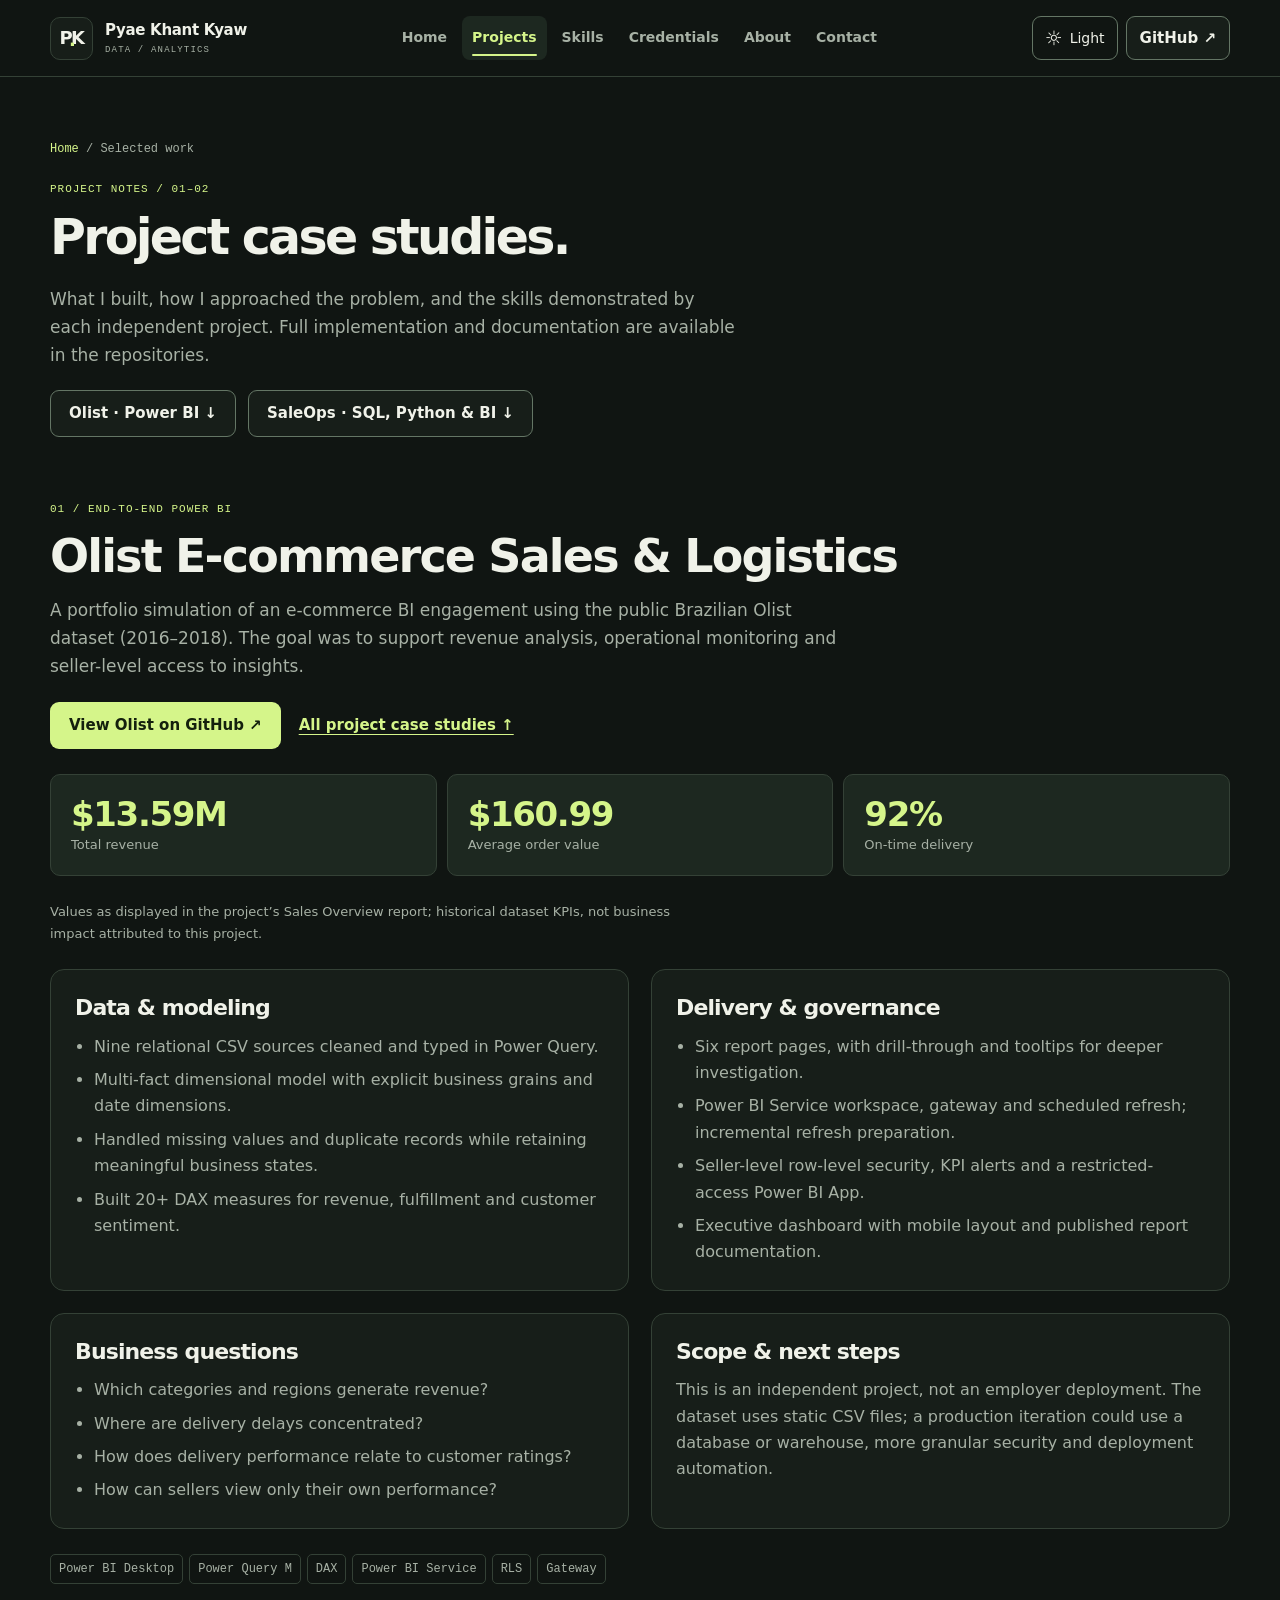
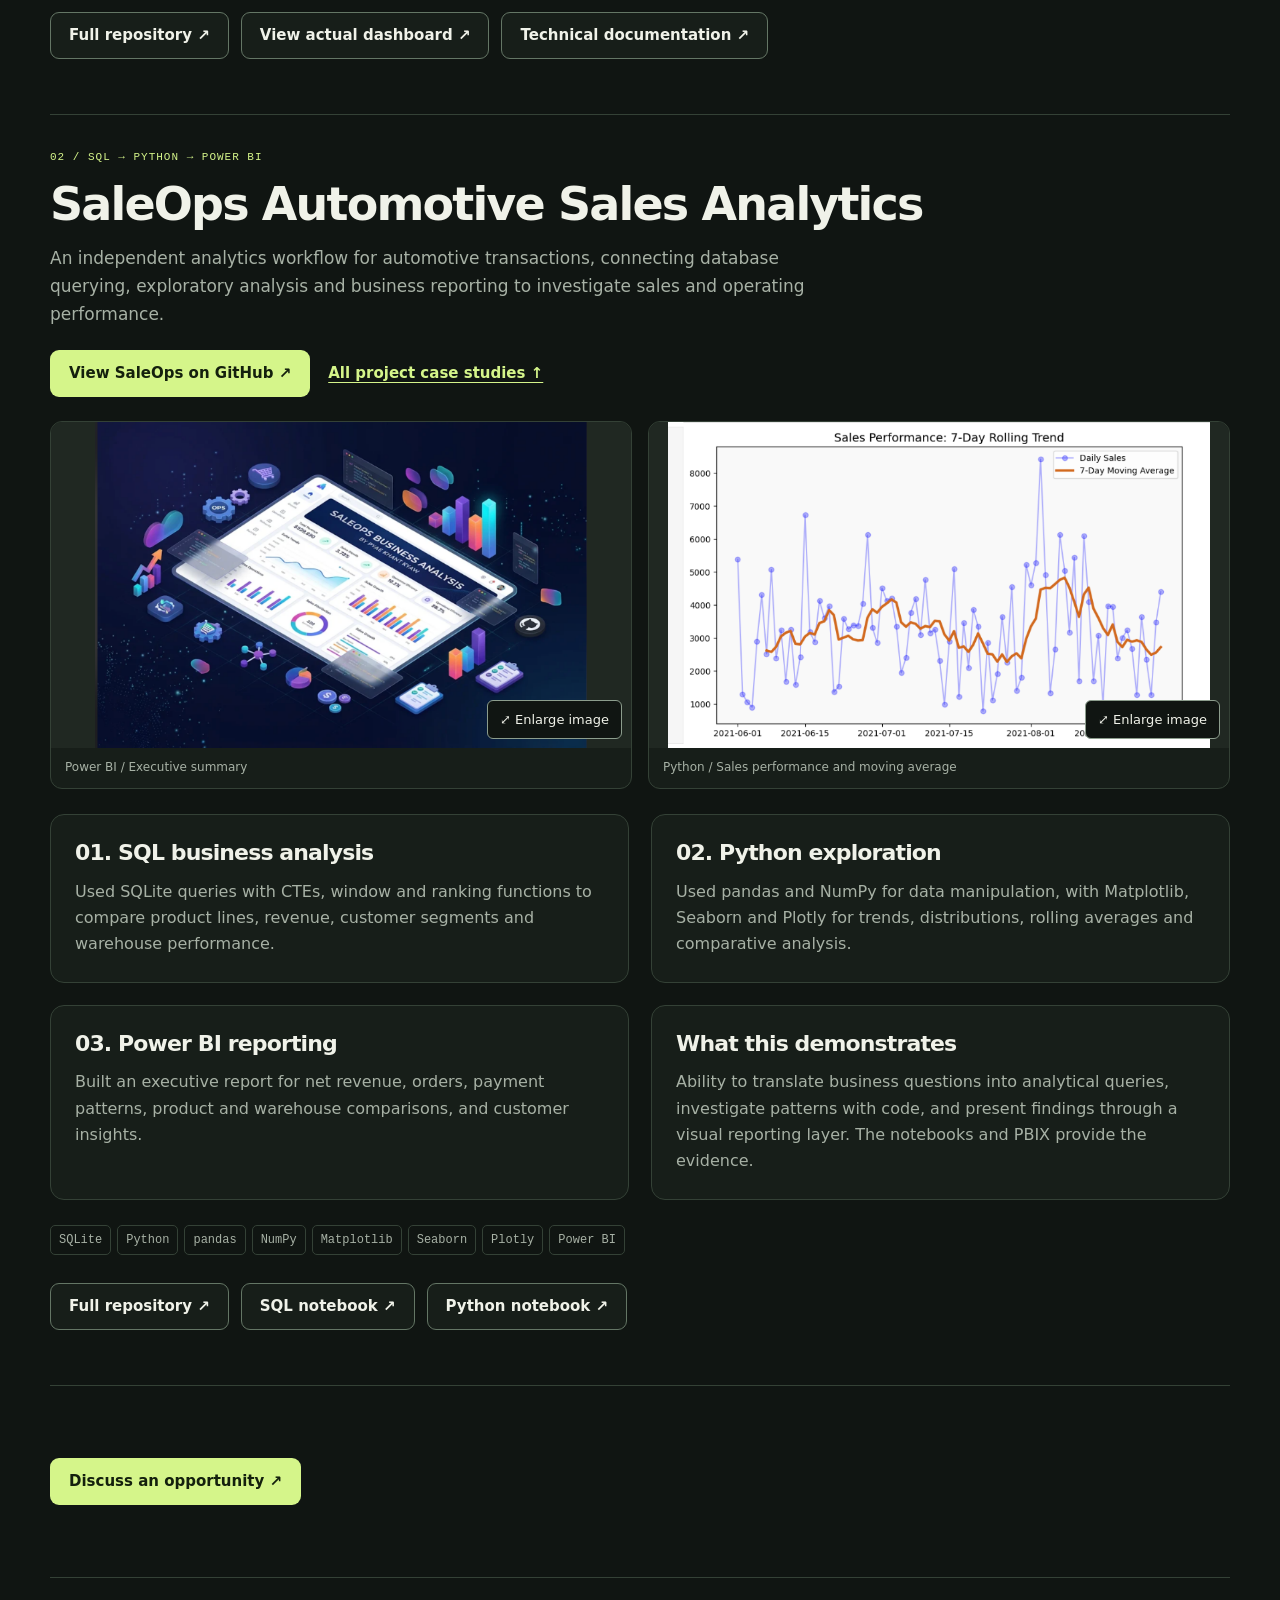
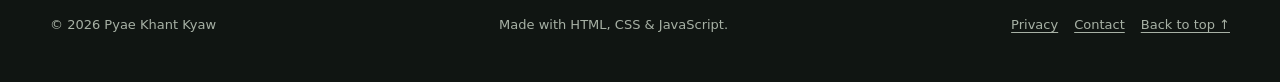
<file: projects.html>
<!DOCTYPE html>
<html data-theme="dark" lang="en">
  <head>
    <meta charset="utf-8" />
    <meta content="width=device-width,initial-scale=1" name="viewport" />
    <title>Project case studies | Pyae Khant Kyaw</title>
    <meta
      content="Technical case studies of Olist and SaleOps analytics projects."
      name="description"
    />
    <meta content="#101512" name="theme-color" />
    <link href="images/favicon.svg" rel="icon" type="image/svg+xml" />
    <script src="js/theme-init.js"></script>
    <link href="styles.css" rel="stylesheet" />
    <script defer="" src="js/config.js"></script>
    <script defer="" src="js/site.js"></script>
  </head>
  <body>
    <a class="skip" href="#main">Skip to content</a>
    <header class="site-header">
      <nav aria-label="Main navigation" class="wrap nav">
        <a aria-label="Pyae Khant Kyaw — home" class="brand" href="index.html">
          <span aria-hidden="true" class="brand-icon">PK<span>.</span></span>
          <span>Pyae Khant Kyaw<small>DATA / ANALYTICS</small></span>
        </a>
        <button
          aria-controls="nav-links"
          aria-expanded="false"
          aria-label="Open navigation"
          class="menu-toggle icon-button"
          type="button"
        >
          <span aria-hidden="true" class="menu-symbol">☰</span>
          <span>Menu</span>
        </button>
        <div class="nav-links" id="nav-links">
          <a href="index.html">Home</a>
          <a aria-current="page" href="projects.html">Projects</a>
          <a href="index.html#skills">Skills</a>
          <a href="index.html#credentials">Credentials</a>
          <a href="about.html">About</a>
          <a href="index.html#contact">Contact</a>
          <a class="mobile-only" href="https://github.com/pyaekhantkyaw">GitHub ↗</a>
          <a class="mobile-only" href="images/resume.pdf">Résumé (PDF) ↗</a>
        </div>
        <div class="nav-actions">
          <button
            aria-label="Switch to light theme"
            class="icon-button theme-toggle"
            title="Change theme"
            type="button"
          >
            <span aria-hidden="true" class="theme-symbol">☼</span>
            <span class="theme-label">Light</span>
          </button>
          <a class="button small secondary nav-github" href="https://github.com/pyaekhantkyaw">
            GitHub ↗
          </a>
        </div>
      </nav>
    </header>
    <main class="wrap" id="main" tabindex="-1">
      <div class="page-heading">
        <nav aria-label="Breadcrumb" class="breadcrumbs">
          <a href="index.html">Home</a>
          <span aria-hidden="true"> / </span>
          <span aria-current="page">Selected work</span>
        </nav>
        <span class="section-kicker">PROJECT NOTES / 01–02</span>
        <h1>Project case studies.</h1>
        <p>
          What I built, how I approached the problem, and the skills demonstrated by each
          independent project. Full implementation and documentation are available in the
          repositories.
        </p>
        <nav aria-label="Jump to a project" class="case-nav">
          <a class="button secondary" href="#olist">Olist · Power BI ↓</a>
          <a class="button secondary" href="#saleops">SaleOps · SQL, Python &amp; BI ↓</a>
        </nav>
      </div>
      <article class="case-study" id="olist">
        <span class="section-kicker">01 / END-TO-END POWER BI</span>
        <h2>Olist E-commerce Sales &amp; Logistics</h2>
        <p class="lead">
          A portfolio simulation of an e-commerce BI engagement using the public Brazilian Olist
          dataset (2016–2018). The goal was to support revenue analysis, operational monitoring and
          seller-level access to insights.
        </p>
        <div class="case-quicklinks">
          <a
            class="button primary"
            href="https://github.com/pyaekhantkyaw/olist_ecommerce_sales_logistics_powerbi"
          >
            View Olist on GitHub ↗
          </a>
          <a class="text-link" href="#main">All project case studies ↑</a>
        </div>
        <div class="case-metrics">
          <div>
            <strong>$13.59M</strong>
            <span>Total revenue</span>
          </div>
          <div>
            <strong>$160.99</strong>
            <span>Average order value</span>
          </div>
          <div>
            <strong>92%</strong>
            <span>On-time delivery</span>
          </div>
        </div>
        <p class="small-text subtle">
          Values as displayed in the project’s Sales Overview report; historical dataset KPIs, not
          business impact attributed to this project.
        </p>
        <div class="case-grid">
          <section class="detail-card">
            <h3>Data &amp; modeling</h3>
            <ul>
              <li>Nine relational CSV sources cleaned and typed in Power Query.</li>
              <li>Multi-fact dimensional model with explicit business grains and date dimensions.</li>
              <li>Handled missing values and duplicate records while retaining meaningful business states.</li>
              <li>Built 20+ DAX measures for revenue, fulfillment and customer sentiment.</li>
            </ul>
          </section>
          <section class="detail-card">
            <h3>Delivery &amp; governance</h3>
            <ul>
              <li>Six report pages, with drill-through and tooltips for deeper investigation.</li>
              <li>Power BI Service workspace, gateway and scheduled refresh; incremental refresh preparation.</li>
              <li>Seller-level row-level security, KPI alerts and a restricted-access Power BI App.</li>
              <li>Executive dashboard with mobile layout and published report documentation.</li>
            </ul>
          </section>
          <section class="detail-card">
            <h3>Business questions</h3>
            <ul>
              <li>Which categories and regions generate revenue?</li>
              <li>Where are delivery delays concentrated?</li>
              <li>How does delivery performance relate to customer ratings?</li>
              <li>How can sellers view only their own performance?</li>
            </ul>
          </section>
          <section class="detail-card">
            <h3>Scope &amp; next steps</h3>
            <p>
              This is an independent project, not an employer deployment. The dataset uses static CSV
              files; a production iteration could use a database or warehouse, more granular security
              and deployment automation.
            </p>
          </section>
        </div>
        <div class="tag-row">
          <span>Power BI Desktop</span>
          <span>Power Query M</span>
          <span>DAX</span>
          <span>Power BI Service</span>
          <span>RLS</span>
          <span>Gateway</span>
        </div>
        <div class="actions">
          <a
            class="button secondary"
            href="https://github.com/pyaekhantkyaw/olist_ecommerce_sales_logistics_powerbi"
          >
            Full repository ↗
          </a>
          <a
            class="button secondary"
            href="https://raw.githubusercontent.com/pyaekhantkyaw/olist_ecommerce_sales_logistics_powerbi/main/assets/Page1.png"
          >
            View actual dashboard ↗
          </a>
          <a
            class="button secondary"
            href="https://github.com/pyaekhantkyaw/olist_ecommerce_sales_logistics_powerbi/tree/main/Documentation"
          >
            Technical documentation ↗
          </a>
        </div>
      </article>
      <article class="case-study" id="saleops">
        <span class="section-kicker">02 / SQL → PYTHON → POWER BI</span>
        <h2>SaleOps Automotive Sales Analytics</h2>
        <p class="lead">
          An independent analytics workflow for automotive transactions, connecting database
          querying, exploratory analysis and business reporting to investigate sales and operating
          performance.
        </p>
        <div class="case-quicklinks">
          <a class="button primary" href="https://github.com/pyaekhantkyaw/saleops_business_analysis">
            View SaleOps on GitHub ↗
          </a>
          <a class="text-link" href="#main">All project case studies ↑</a>
        </div>
        <div class="case-media">
          <figure>
            <a
              aria-label="Enlarge Power BI / Executive summary"
              class="image-preview"
              data-preview=""
              href="images/executive_summary.png"
            >
              <img
                alt="SaleOps executive summary with sales and revenue visuals"
                height="651"
                loading="lazy"
                src="images/executive_summary.png"
                width="1145"
              />
              <span aria-hidden="true" class="zoom-hint">⤢ Enlarge image</span>
            </a>
            <figcaption>Power BI / Executive summary</figcaption>
          </figure>
          <figure>
            <a
              aria-label="Enlarge Python / Sales performance and moving average"
              class="image-preview"
              data-preview=""
              href="images/python_visual.png"
            >
              <img
                alt="Python visualization of daily sales and a seven-day moving average"
                height="488"
                loading="lazy"
                src="images/python_visual.png"
                width="810"
              />
              <span aria-hidden="true" class="zoom-hint">⤢ Enlarge image</span>
            </a>
            <figcaption>Python / Sales performance and moving average</figcaption>
          </figure>
        </div>
        <div class="case-grid">
          <section class="detail-card">
            <h3>01. SQL business analysis</h3>
            <p>
              Used SQLite queries with CTEs, window and ranking functions to compare product lines,
              revenue, customer segments and warehouse performance.
            </p>
          </section>
          <section class="detail-card">
            <h3>02. Python exploration</h3>
            <p>
              Used pandas and NumPy for data manipulation, with Matplotlib, Seaborn and Plotly for
              trends, distributions, rolling averages and comparative analysis.
            </p>
          </section>
          <section class="detail-card">
            <h3>03. Power BI reporting</h3>
            <p>
              Built an executive report for net revenue, orders, payment patterns, product and
              warehouse comparisons, and customer insights.
            </p>
          </section>
          <section class="detail-card">
            <h3>What this demonstrates</h3>
            <p>
              Ability to translate business questions into analytical queries, investigate patterns
              with code, and present findings through a visual reporting layer. The notebooks and
              PBIX provide the evidence.
            </p>
          </section>
        </div>
        <div class="tag-row">
          <span>SQLite</span>
          <span>Python</span>
          <span>pandas</span>
          <span>NumPy</span>
          <span>Matplotlib</span>
          <span>Seaborn</span>
          <span>Plotly</span>
          <span>Power BI</span>
        </div>
        <div class="actions">
          <a
            class="button secondary"
            href="https://github.com/pyaekhantkyaw/saleops_business_analysis"
          >
            Full repository ↗
          </a>
          <a
            class="button secondary"
            href="https://github.com/pyaekhantkyaw/saleops_business_analysis/blob/main/SaleOps_SQL_Business_Acumen.ipynb"
          >
            SQL notebook ↗
          </a>
          <a
            class="button secondary"
            href="https://github.com/pyaekhantkyaw/saleops_business_analysis/blob/main/SaleOps_Python_Analysis.ipynb"
          >
            Python notebook ↗
          </a>
        </div>
      </article>
      <!-- Add future project case studies here. -->
      <div class="section">
        <a class="button primary" href="index.html#contact">Discuss an opportunity ↗</a>
      </div>
    </main>
    <footer class="wrap footer">
      <span>© <span data-year="">2026</span> Pyae Khant Kyaw</span>
      <span>Made with HTML, CSS &amp; JavaScript.</span>
      <div>
        <a href="privacy.html">Privacy</a>
        <a href="index.html#contact">Contact</a>
        <a href="#main">Back to top ↑</a>
      </div>
    </footer>
    <dialog aria-labelledby="image-title" class="image-dialog" id="image-dialog">
      <div class="dialog-top">
        <h2 id="image-title">Dashboard preview</h2>
        <button aria-label="Close image preview" class="icon-button image-close" type="button">
          ×
        </button>
      </div>
      <img alt="" id="preview-image" />
      <div class="image-dialog-actions">
        <a class="text-link" href="#" id="preview-original">Open full-size image ↗</a>
      </div>
    </dialog>
  </body>
</html>
</file>
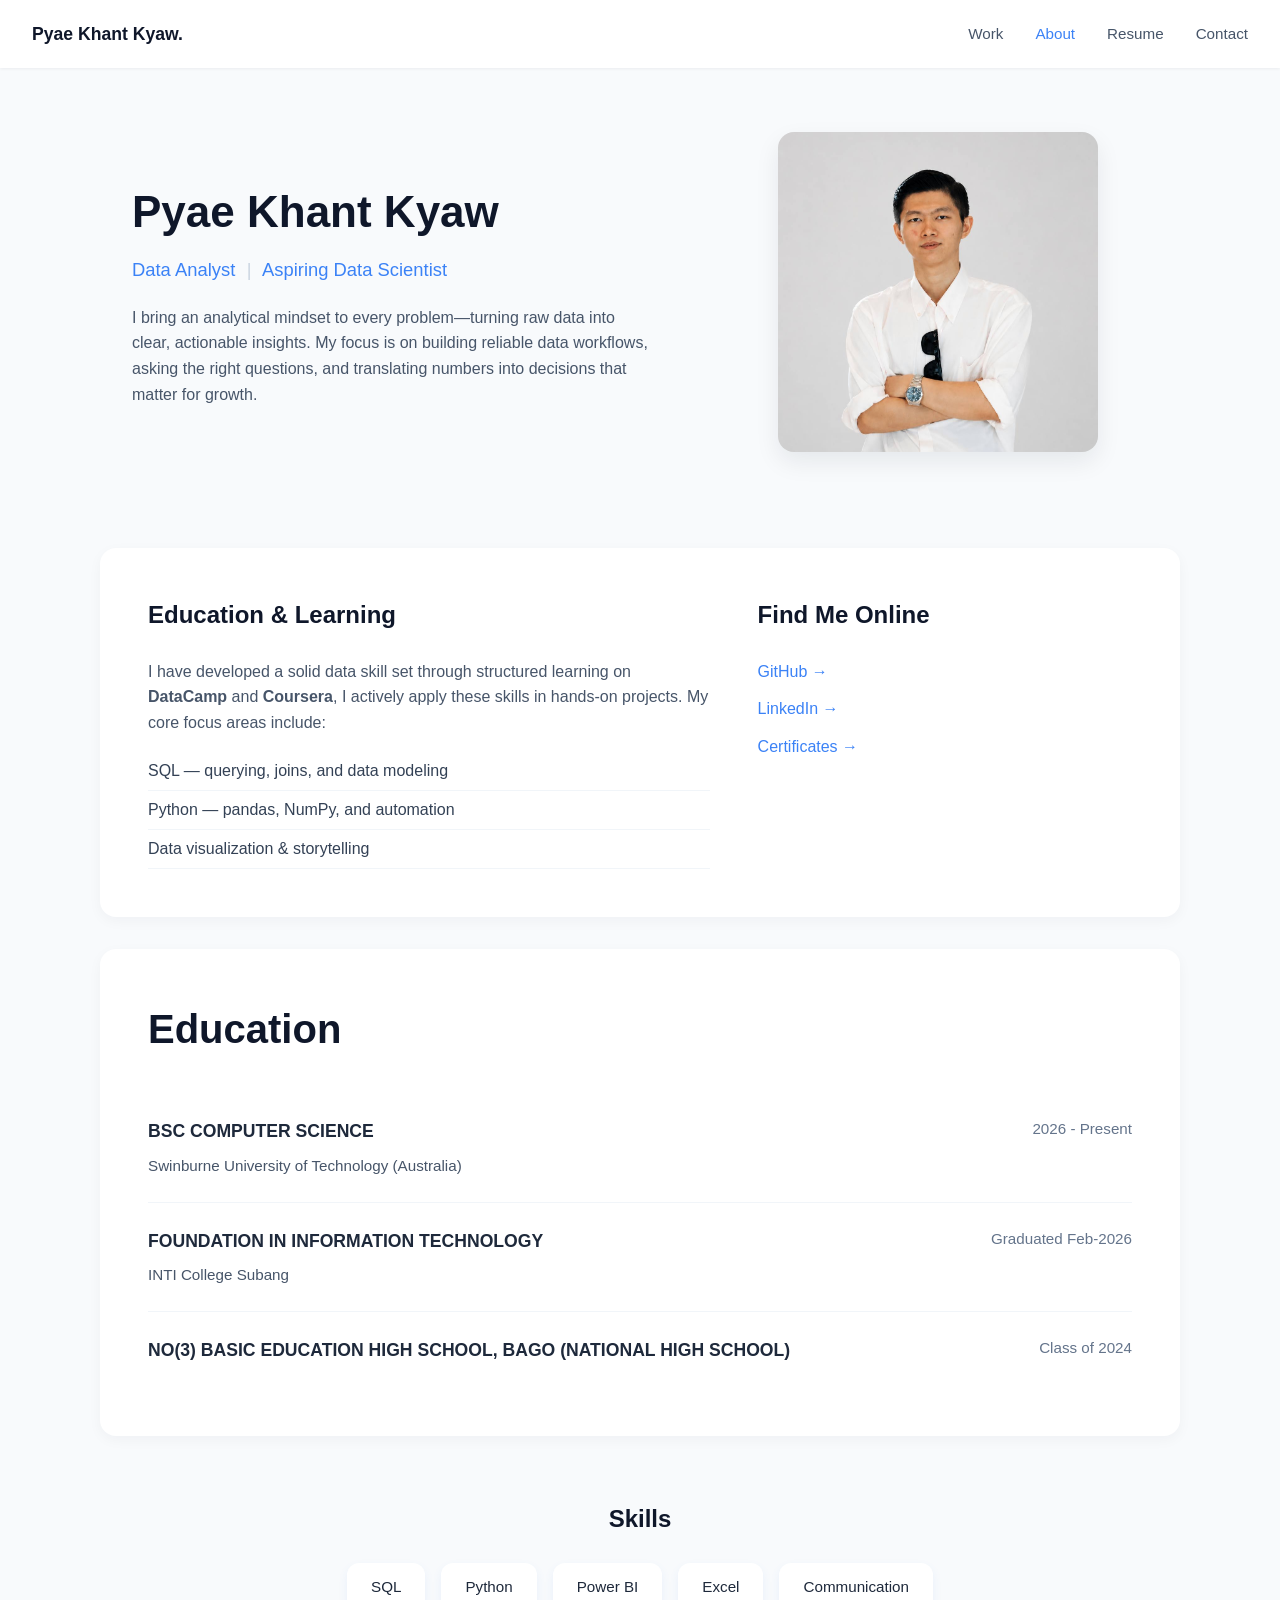
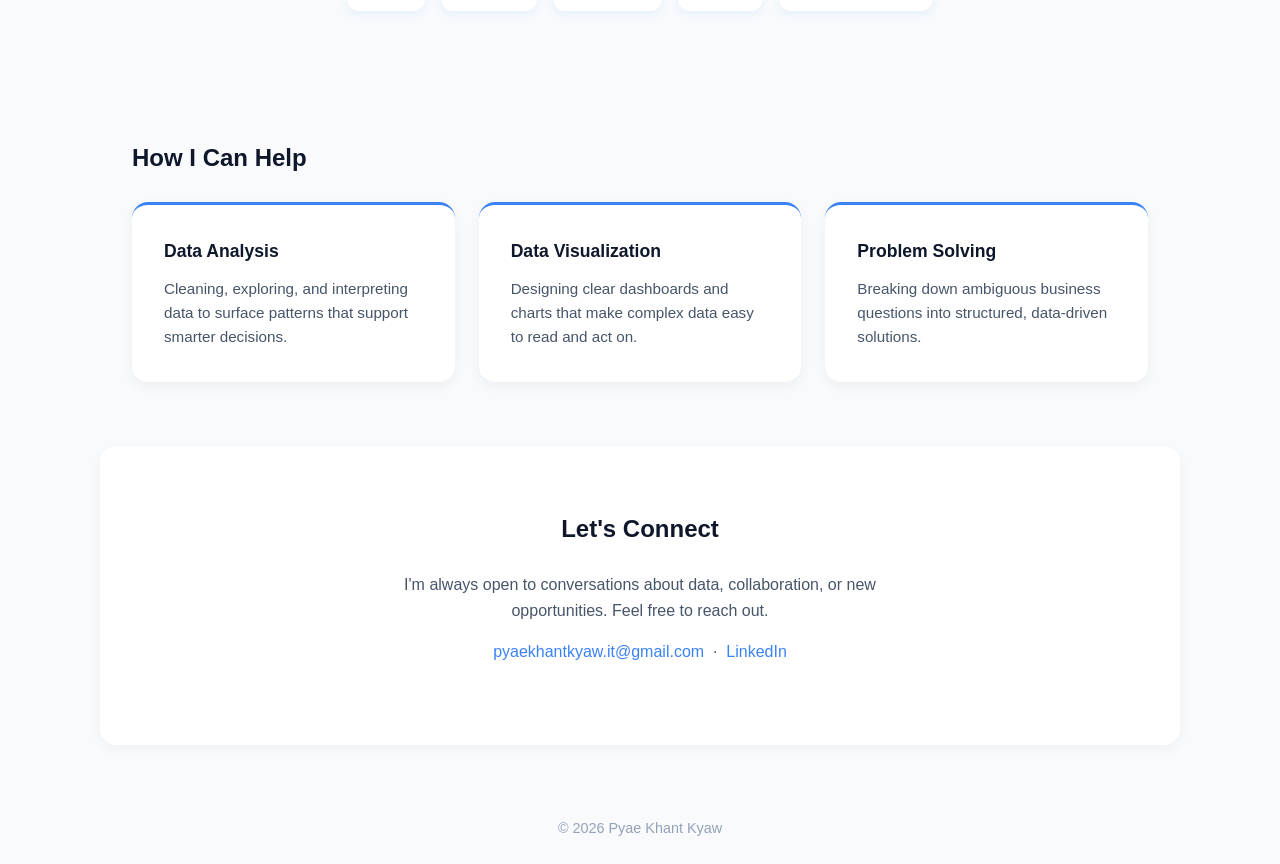
<file: old_files/about.html>
<!DOCTYPE html>
<html lang="en">
<head>
  <meta charset="UTF-8" />
  <meta name="viewport" content="width=device-width, initial-scale=1.0" />
  <title>About Me</title>
  <link rel="stylesheet" href="about.css" />
</head>
<body>

  <!-- ===== NAVIGATION ===== -->
  <nav class="navbar">
    <a href="index.html" class="nav-name">Pyae Khant Kyaw.</a>
    <ul class="nav-links">
      <li><a href="index.html#work">Work</a></li>
      <li><a href="about.html" class="active">About</a></li>
      <li><a href="images/resume.pdf" download class="btn">Resume</a></li>
      <li><a href="index.html#contact">Contact</a></li>
    </ul>
  </nav>

  <!-- ===== HERO / INTRO ===== -->
  <section class="hero">
    <div class="hero-text">
      <h1>Pyae Khant Kyaw</h1>
      <h2>Data Analyst <span>|</span> Aspiring Data Scientist</h2>
      <p>
        I bring an analytical mindset to every problem—turning raw data into
        clear, actionable insights. My focus is on building reliable data
        workflows, asking the right questions, and translating numbers into
        decisions that matter for growth.
      </p>
    </div>
    <div class="hero-photo">
      <img src="images/mejpg.jpg" alt="profile photo" />
    </div>
  </section>

  <!-- ===== EXPERIENCE / EDUCATION ===== -->
  <section class="experience">
    <div class="exp-left">
      <h3>Education & Learning</h3>
      <p>
        I have developed a solid data skill set through structured learning
        on <strong>DataCamp</strong> and <strong>Coursera</strong>, I actively apply these skills in
        hands-on projects. My core focus areas include:
      </p>
      <ul>
        <li>SQL — querying, joins, and data modeling</li>
        <li>Python — pandas, NumPy, and automation</li>
        <li>Data visualization & storytelling</li>
      </ul>
    </div>
    <div class="exp-right">
      <h3>Find Me Online</h3>
      <ul class="links-list">
        <li><a href="https://github.com/pyaekhantkyaw" target="_blank">GitHub →</a></li>
        <li><a href="https://www.linkedin.com/in/pyae-khant-kyaw-591726390/" target="_blank">LinkedIn →</a></li>
        <li><a href="index.html#certifications">Certificates →</a></li>
      </ul>
    </div>
  </section>
  <!-- ===== Educations ===== --> 
   <section class="education-timeline">
  <h2>Education</h2>
  <div class="timeline-container">
    <!-- Degree/School Item -->
    <div class="timeline-item">
      <div class="timeline-content">
        <h4>BSC COMPUTER SCIENCE</h4>
        <p>Swinburne University of Technology (Australia)</p>
      </div>
      <span class="timeline-date">2026 - Present</span>
    </div>

    <!-- Degree/School Item -->
    <div class="timeline-item">
      <div class="timeline-content">
        <h4>Foundation in Information Technology</h4>
        <p>INTI College Subang </p>
      </div>
      <span class="timeline-date">Graduated Feb-2026</span>
    </div>

    <!-- High School Item -->
    <div class="timeline-item">
      <div class="timeline-content">
        <h4>No(3) Basic Education High School, Bago (National High School) </h4>
      </div>
      <span class="timeline-date">Class of 2024</span>
    </div>
  </div>
</section>
  <!-- ===== SKILLS ===== -->
  <section class="skills">
    <h3>Skills</h3>
    <div class="skill-grid">
      <div class="skill-card">SQL</div>
      <div class="skill-card">Python</div>
      <div class="skill-card">Power BI</div>
      <div class="skill-card">Excel</div>
      <div class="skill-card">Communication</div>
    </div>
  </section>

  <!-- ===== HOW I CAN HELP ===== -->
  <section class="help">
    <h3>How I Can Help</h3>
    <div class="help-grid">
      <div class="help-card">
        <h4>Data Analysis</h4>
        <p>Cleaning, exploring, and interpreting data to surface patterns
          that support smarter decisions.</p>
      </div>
      <div class="help-card">
        <h4>Data Visualization</h4>
        <p>Designing clear dashboards and charts that make complex data
          easy to read and act on.</p>
      </div>
      <div class="help-card">
        <h4>Problem Solving</h4>
        <p>Breaking down ambiguous business questions into structured,
          data-driven solutions.</p>
      </div>
    </div>
  </section>

  <!-- ===== CONTACT ===== -->
  <section class="contact">
    <h3>Let's Connect</h3>
    <p>
      I'm always open to conversations about data, collaboration, or new
      opportunities. Feel free to reach out.
    </p>
    <p class="contact-info">
      <a href="mailto:pyaekhantkyaw.it@gmail.com">pyaekhantkyaw.it@gmail.com</a>
      &nbsp;·&nbsp;
      <a href="https://www.linkedin.com/in/pyae-khant-kyaw-591726390/" target="_blank">LinkedIn</a>
    </p>
  </section>

  <footer class="footer">
    <p>© 2026 Pyae Khant Kyaw</p>
  </footer>

</body>
</html>
</file>
<file: styles.css>
/* ==========================================================================
   1. DESIGN TOKENS & THEMES
   ========================================================================== */
:root {
  color-scheme: dark;
  --bg: #101512;
  --panel: #171e19;
  --panel2: #1d2820;
  --ink: #f0f2e9;
  --muted: #a7b1a5;
  --accent: #d5f58a;
  --accent2: #e5b46e;
  --border: #344136;
  --control-border: #647665;
  --button-ink: #14200d;
  --shadow: 0 22px 60px #0003;
  --grid: #6d8f6b14;
  --radius: 18px;
  --max: 1180px;
  --font: Inter, ui-sans-serif, system-ui, -apple-system, BlinkMacSystemFont, "Segoe UI", sans-serif;
  --mono: ui-monospace, SFMono-Regular, Consolas, monospace;
}

:root[data-theme="light"] {
  color-scheme: light;
  --bg: #f5f6ef;
  --panel: #fff;
  --panel2: #edf1e5;
  --ink: #1b281d;
  --muted: #546458;
  --accent: #426824;
  --accent2: #945a19;
  --border: #d3ddcd;
  --control-border: #74866e;
  --button-ink: #fff;
  --shadow: 0 22px 60px #253a2010;
  --grid: #6d8f6b19;
}

/* ==========================================================================
   2. BASE & RESET
   ========================================================================== */
* {
  box-sizing: border-box;
}

html {
  scroll-behavior: smooth;
  scroll-padding-top: 104px;
}

main:focus {
  outline: none;
}

body {
  margin: 0;
  background: var(--bg);
  color: var(--ink);
  font-family: var(--font);
  line-height: 1.65;
  font-size: 16px;
}

a {
  color: inherit;
  text-decoration: none;
}

a:hover {
  color: var(--accent);
}

button,
input,
select {
  font: inherit;
}

button {
  cursor: pointer;
}

button,
a,
input,
select {
  -webkit-tap-highlight-color: transparent;
}

a:focus-visible,
button:focus-visible,
input:focus-visible,
select:focus-visible {
  outline: 3px solid var(--accent2);
  outline-offset: 4px;
}

img {
  max-width: 100%;
  height: auto;
  display: block;
}

h1,
h2,
h3,
p {
  margin: 0;
}

h1,
h2,
h3 {
  line-height: 1.1;
  letter-spacing: -0.04em;
}

h2,
h3 {
  text-wrap: balance;
}

p {
  color: var(--muted);
  overflow-wrap: break-word;
}

/* ==========================================================================
   3. LAYOUT & UTILITIES
   ========================================================================== */
.wrap {
  width: min(var(--max), calc(100% - 80px));
  margin-inline: auto;
}

.section {
  padding-block: 72px;
}

.section-band {
  border-block: 1px solid var(--border);
  background: var(--panel);
}

.section-end {
  margin-top: 25px;
  text-align: right;
}

.mono {
  font-family: var(--mono);
}

.accent {
  color: var(--accent);
}

.subtle {
  color: var(--muted);
}

.small-text {
  font-size: 13px;
}

.anchor-alias {
  position: absolute;
  top: 0;
  left: 0;
}

.skip {
  position: fixed;
  left: 12px;
  top: -100px;
  background: var(--accent);
  color: var(--button-ink);
  padding: 10px;
  z-index: 99;
}

.skip:focus {
  top: 12px;
}

/* ==========================================================================
   4. BUTTONS & LINKS
   ========================================================================== */
.button {
  display: inline-flex;
  align-items: center;
  justify-content: center;
  gap: 10px;
  min-height: 46px;
  padding: 12px 18px;
  border: 1px solid transparent;
  border-radius: 9px;
  font-weight: 650;
  font-size: 15px;
  line-height: 1.4;
  white-space: normal;
  text-align: center;
  transition: transform 0.18s, background 0.18s, border 0.18s;
}

.button:hover {
  transform: translateY(-2px);
}

.button:active {
  transform: none;
  filter: brightness(0.94);
}

.button.small {
  min-height: 44px;
  padding: 8px 13px;
}

.primary {
  background: var(--accent);
  color: var(--button-ink);
}

.primary:hover {
  color: var(--button-ink);
  filter: brightness(1.07);
}

.secondary {
  background: var(--panel);
  border-color: var(--control-border);
  color: var(--ink);
}

.secondary:hover {
  border-color: var(--accent);
  color: var(--accent);
}

.icon-button {
  background: transparent;
  color: var(--ink);
  border: 1px solid var(--control-border);
  border-radius: 9px;
  min-width: 44px;
  min-height: 44px;
  width: 39px;
  height: 39px;
  font-size: 20px;
  line-height: 1;
  display: grid;
  place-items: center;
}

.icon-button:hover {
  border-color: var(--accent);
}

.text-link {
  display: inline-flex;
  align-items: center;
  min-height: 44px;
  color: var(--accent);
  font-weight: 650;
  font-size: 15px;
  text-decoration: underline;
  text-decoration-thickness: 1px;
  text-underline-offset: 4px;
}

.text-link:hover {
  text-decoration: underline;
  text-decoration-thickness: 2px;
}

.copy-email {
  display: none;
}

.js .copy-email {
  display: inline-flex;
}

/* ==========================================================================
   5. HEADER & NAVIGATION
   ========================================================================== */
.site-header {
  position: sticky;
  top: 0;
  z-index: 10;
  background: var(--bg);
  border-bottom: 1px solid var(--border);
}

.nav {
  height: 76px;
  display: flex;
  align-items: center;
  justify-content: space-between;
  gap: 14px;
}

.brand {
  display: flex;
  align-items: center;
  gap: 12px;
  font-weight: 700;
  font-size: 15px;
  letter-spacing: -0.02em;
  line-height: 1.3;
  flex-shrink: 0;
}

.brand small {
  display: block;
  font: 9px var(--mono);
  letter-spacing: 0.13em;
  color: var(--muted);
  margin-top: 4px;
}

.brand-icon {
  display: grid;
  place-content: center;
  border: 1px solid var(--border);
  border-radius: 10px;
  width: 43px;
  height: 43px;
  letter-spacing: -0.09em;
  color: var(--ink);
  background: var(--panel);
  font-size: 18px;
}

.brand-icon span {
  display: inline;
  color: var(--accent);
  position: absolute;
  transform: translate(18px, 10px);
}

.nav-links {
  display: flex;
  align-items: center;
  gap: 5px;
}

.nav-links a {
  position: relative;
  display: flex;
  align-items: center;
  min-height: 44px;
  padding: 8px 10px;
  border-radius: 8px;
  font-size: 14px;
  color: var(--muted);
  font-weight: 550;
  white-space: nowrap;
}

.nav-links a:hover,
.nav-links a[aria-current="page"],
.nav-links a[aria-current] {
  background: var(--panel2);
  color: var(--accent);
}

.nav-links a[aria-current]::after {
  content: "";
  position: absolute;
  bottom: 4px;
  left: 10px;
  right: 10px;
  height: 2px;
  border-radius: 2px;
  background: var(--accent);
}

.nav-actions {
  display: flex;
  align-items: center;
  gap: 8px;
}

.nav .icon-button {
  height: 44px;
  width: auto;
  padding: 0 12px;
  display: flex;
  gap: 7px;
  align-items: center;
  justify-content: center;
  font-size: 14px;
  border-color: var(--control-border);
}

.nav .menu-toggle {
  display: none;
}

.theme-symbol,
.menu-symbol {
  font-size: 20px;
  line-height: 1;
}

.nav .mobile-only {
  display: none;
}

/* ==========================================================================
   6. HERO & ARCHITECTURE SCHEMA VISUAL
   ========================================================================== */
.hero {
  position: relative;
  display: grid;
  grid-template-columns: 1.03fr 0.97fr;
  gap: 56px;
  align-items: center;
  padding-block: 64px 48px;
}

.eyebrow,
.section-kicker,
.visual-top,
.visual-bottom,
.preview-header,
.project-label,
.cert-top,
.preview-footer {
  font: 11px/1.5 var(--mono);
  letter-spacing: 0.09em;
  color: var(--muted);
}

.eyebrow {
  color: var(--accent);
  display: flex;
  align-items: center;
  gap: 9px;
  margin-bottom: 24px;
}

.status-dot {
  display: inline-block;
  width: 8px;
  height: 8px;
  background: var(--accent);
  border-radius: 50%;
  box-shadow: 0 0 10px #b5f58755;
  flex-shrink: 0;
}

.hero h1 {
  font-size: clamp(43px, 5vw, 72px);
  font-weight: 750;
  letter-spacing: -0.075em;
  line-height: 1.04;
}

.hero h1 span {
  color: var(--accent);
}

.intro {
  font-size: 18px;
  max-width: 59ch;
  margin-top: 24px;
  line-height: 1.65;
}

.intro strong {
  color: var(--ink);
  font-weight: 650;
}

.hero-sub {
  margin-top: 15px;
  font-size: 14px;
}

.actions {
  display: flex;
  gap: 12px;
  flex-wrap: wrap;
  margin-top: 28px;
}

.hero-contact {
  padding: 0 5px;
}

.hero-visual {
  border: 1px solid var(--border);
  border-radius: var(--radius);
  background: var(--panel);
  overflow: hidden;
  box-shadow: var(--shadow);
  position: relative;
}

.visual-top,
.visual-bottom {
  display: flex;
  align-items: center;
  justify-content: space-between;
  padding: 15px 18px;
  gap: 12px;
  font-size: 10px;
}

.visual-top {
  border-bottom: 1px solid var(--border);
}

.visual-top .status-dot {
  width: 6px;
  height: 6px;
  margin-right: 7px;
}

.visual-bottom {
  border-top: 1px solid var(--border);
}

.visual-bottom span:last-child {
  color: var(--accent);
}

.schema {
  height: 350px;
  position: relative;
  background-image:
    linear-gradient(var(--grid) 1px, transparent 1px),
    linear-gradient(90deg, var(--grid) 1px, transparent 1px);
  background-size: 24px 24px;
}

.connections {
  position: absolute;
  inset: 0;
  width: 100%;
  height: 100%;
  fill: none;
  stroke: var(--accent);
  stroke-width: 1.5;
  stroke-dasharray: 4 5;
  opacity: 0.63;
}

.connections circle {
  fill: var(--accent);
  stroke: none;
}

.node {
  position: absolute;
  background: var(--panel2);
  border: 1px solid var(--border);
  border-radius: 9px;
  padding: 10px 12px;
  width: 37%;
  box-shadow: 0 6px 15px #0001;
  line-height: 1.25;
}

.node-source {
  left: 6%;
  top: 6%;
}

.node-transform {
  right: 6%;
  top: 6%;
}

.node-label {
  font: 9px var(--mono);
  letter-spacing: 0.08em;
  color: var(--muted);
  margin-bottom: 7px;
}

.node-label span {
  color: var(--accent);
  margin-right: 5px;
}

.node strong {
  display: block;
  font-size: 13px;
  font-weight: 650;
}

.node small {
  color: var(--muted);
  font: 9px var(--mono);
  display: block;
  margin-top: 6px;
}

.node-lines {
  display: grid;
  gap: 4px;
  margin-top: 8px;
}

.node-lines i,
.model-table i {
  height: 4px;
  background: var(--border);
  border-radius: 5px;
  display: block;
}

.node-lines i:nth-child(2) {
  width: 76%;
}

.node-lines i:nth-child(3) {
  width: 50%;
}

.node-fact {
  top: 40%;
  left: 29%;
  width: 42%;
  border-color: var(--accent);
  background: var(--panel);
}

.mini-fields {
  display: grid;
  grid-template-columns: 1fr 1fr;
  gap: 4px;
  margin-top: 7px;
}

.mini-fields span {
  font: 9px var(--mono);
  color: var(--muted);
  white-space: nowrap;
}

.node-small {
  top: 77%;
  width: 23%;
  padding: 9px;
}

.node-left {
  left: 4%;
}

.node-right {
  right: 4%;
}

.node-outcome {
  left: 32%;
  width: 36%;
  top: 74%;
  padding: 9px 12px;
}

.mini-chart {
  height: 27px;
  display: flex;
  align-items: flex-end;
  gap: 5px;
  margin-top: 5px;
}

.mini-chart i {
  width: 15%;
  background: var(--accent);
  border-radius: 2px 2px 0 0;
  height: 30%;
  opacity: 0.8;
}

.mini-chart i:nth-child(2) {
  height: 52%;
}

.mini-chart i:nth-child(3) {
  height: 43%;
}

.mini-chart i:nth-child(4) {
  height: 77%;
}

.mini-chart i:nth-child(5) {
  height: 62%;
}

.mini-chart i:nth-child(6) {
  height: 100%;
}

/* ==========================================================================
   7. PROOF STRIP & SECTION HEADINGS
   ========================================================================== */
.proof-strip {
  display: grid;
  grid-template-columns: repeat(4, 1fr);
  border: 1px solid var(--border);
  border-radius: 14px;
  background: var(--panel);
  padding: 23px 6px;
}

.proof-strip > div {
  display: flex;
  align-items: center;
  gap: 14px;
  padding: 0 20px;
  border-right: 1px solid var(--border);
  min-width: 0;
}

.proof-strip > div:last-child {
  border: 0;
}

.proof-num {
  color: var(--accent);
  font: 650 clamp(19px, 2.3vw, 32px)/1 var(--mono);
  letter-spacing: -0.06em;
}

.proof-strip > div > span:last-child {
  font-size: 13px;
  color: var(--muted);
  line-height: 1.4;
}

.section-heading {
  display: flex;
  justify-content: space-between;
  align-items: flex-end;
  gap: 40px;
  margin-bottom: 32px;
}

.section-heading h2,
.about-teaser h2,
.contact-panel h2,
.page-heading h1 {
  font-size: clamp(32px, 4.2vw, 49px);
  font-weight: 690;
  letter-spacing: -0.055em;
  line-height: 1.12;
  margin-top: 13px;
}

.section-heading h2 em,
.about-teaser h2 em {
  font-style: normal;
  color: var(--accent);
}

.heading-note {
  display: block;
  color: var(--muted);
  font-size: clamp(16px, 1.9vw, 22px);
  font-weight: 450;
  letter-spacing: -0.02em;
  line-height: 1.4;
  margin-top: 8px;
}

.section-heading > p {
  max-width: 46ch;
  font-size: 15px;
  line-height: 1.65;
}

.section-kicker {
  color: var(--accent);
  display: block;
}

.work-guide {
  display: flex;
  align-items: center;
  justify-content: space-between;
  gap: 16px;
  margin: -5px 0 20px;
  font-size: 14px;
  color: var(--muted);
}

/* ==========================================================================
   8. PROJECTS & CASE PREVIEWS
   ========================================================================== */
.project-grid {
  display: grid;
  grid-template-columns: repeat(2, minmax(0, 1fr));
  gap: 22px;
}

.project-card,
.skill-card,
.cert-card,
.path-card {
  border: 1px solid var(--border);
  border-radius: var(--radius);
  background: var(--panel);
  overflow: hidden;
}

.project-card {
  display: flex;
  flex-direction: column;
  transition: border-color 0.18s, box-shadow 0.18s;
}

.project-card:hover,
.project-card:focus-within {
  border-color: var(--control-border);
}

.project-visual {
  height: clamp(200px, 24vw, 290px);
  padding: 17px;
  background: #1a251d;
  color: #eef1e8;
  border-bottom: 1px solid var(--border);
  overflow: hidden;
}

.preview-header {
  display: flex;
  justify-content: space-between;
  gap: 8px;
  color: #becbbb;
  font-size: 10px;
  margin-bottom: 13px;
}

.olist-preview {
  background-image:
    linear-gradient(#9fbb9612 1px, transparent 1px),
    linear-gradient(90deg, #9fbb9612 1px, transparent 1px);
  background-size: 20px 20px;
  display: flex;
  flex-direction: column;
  justify-content: space-between;
}

.metric-row {
  display: grid;
  grid-template-columns: repeat(3, 1fr);
  gap: 8px;
}

.metric-row > div {
  border: 1px solid #435642;
  border-radius: 8px;
  background: #172019;
  padding: 10px;
  min-width: 0;
}

.metric-row small {
  display: block;
  font-size: 10px;
  color: #b4c2ad;
}

.metric-row strong {
  font-size: clamp(16px, 2.3vw, 29px);
  line-height: 1.2;
  letter-spacing: -0.045em;
  color: #d5f58a;
}

.preview-model {
  display: flex;
  align-items: center;
  justify-content: center;
  gap: 6px;
  margin: 12px auto;
  width: 90%;
}

.model-table {
  width: 30%;
  border: 1px solid #435642;
  border-radius: 7px;
  background: #172019;
  padding: 8px;
}

.model-table span {
  display: block;
  font: clamp(8px, 1vw, 11px) var(--mono);
  color: #d7e0ce;
  margin-bottom: 8px;
  overflow-wrap: anywhere;
}

.model-table i {
  margin-top: 5px;
  background: #405240;
}

.model-table i:nth-child(3) {
  width: 76%;
}

.model-table i:nth-child(4) {
  width: 53%;
}

.main-model {
  border-color: #d5f58a;
}

.model-link {
  color: #d5f58a;
}

.preview-footer {
  font-size: 9px;
  color: #bbc7b5;
}

.sale-preview {
  display: flex;
  flex-direction: column;
  background: #1a251d;
}

.sale-preview img {
  width: 100%;
  min-height: 0;
  flex: 1;
  object-fit: contain;
  object-position: center;
  border-radius: 7px;
}

.project-body {
  padding: 26px;
  display: flex;
  flex-direction: column;
  flex: 1;
}

.project-label {
  display: flex;
  justify-content: space-between;
  gap: 8px;
  font-size: 11px;
  flex-wrap: wrap;
  color: var(--accent);
}

.project-label span:last-child {
  color: var(--muted);
}

.project-body h3 {
  font-size: clamp(25px, 2.7vw, 37px);
  line-height: 1.16;
  margin: 16px 0 12px;
}

.project-body h3 a:hover {
  text-decoration: underline;
  text-underline-offset: 5px;
}

.project-body p {
  font-size: 16px;
  line-height: 1.65;
  margin-bottom: 20px;
}

.tag-row {
  display: flex;
  flex-wrap: wrap;
  gap: 6px;
}

.tag-row span {
  font: 12px/1.5 var(--mono);
  border: 1px solid var(--border);
  border-radius: 5px;
  padding: 5px 8px;
  color: var(--muted);
  background: var(--bg);
}

.project-links {
  display: flex;
  align-items: center;
  gap: 16px;
  flex-wrap: wrap;
  margin-top: auto;
  padding-top: 24px;
}

/* ==========================================================================
   9. SKILLS & CREDENTIALS
   ========================================================================== */
.skills-grid {
  display: grid;
  grid-template-columns: repeat(4, minmax(0, 1fr));
  gap: 14px;
}

.skill-card {
  padding: 22px;
  background: var(--bg);
  display: flex;
  flex-direction: column;
}

.skill-icon {
  color: var(--accent);
  border: 1px solid var(--border);
  background: var(--panel2);
  border-radius: 10px;
  width: 46px;
  height: 46px;
  display: grid;
  place-items: center;
  font: 700 17px var(--mono);
  margin-bottom: 18px;
}

.skill-card h3 {
  font-size: 21px;
  letter-spacing: -0.025em;
}

.skill-card p {
  font-size: 16px;
  line-height: 1.65;
  margin: 9px 0 15px;
}

.skill-card .text-link {
  margin-top: auto;
  padding-top: 12px;
  font-size: 14px;
}

.cert-grid {
  display: grid;
  grid-template-columns: repeat(3, minmax(0, 1fr));
  gap: 16px;
}

.cert-card {
  padding: 20px;
  display: flex;
  flex-direction: column;
}

.featured-cert {
  border-color: var(--accent);
}

.cert-top {
  display: flex;
  justify-content: space-between;
  gap: 10px;
  font-size: 11px;
  flex-wrap: wrap;
  margin-bottom: 14px;
}

.credential-type {
  color: var(--accent);
}

.cert-image {
  height: 170px;
  background: var(--panel2);
  border: 1px solid var(--border);
  border-radius: 9px;
  overflow: hidden;
  margin-bottom: 19px;
  display: grid;
  place-items: center;
}

.cert-image > a {
  width: 100%;
  height: 100%;
  display: grid;
  place-items: center;
}

.cert-image a:focus-visible {
  outline-offset: -4px;
}

.cert-image img {
  width: 100%;
  height: 100%;
  object-fit: contain;
}

.cert-art {
  background-image: radial-gradient(var(--grid) 2px, transparent 2px);
  background-size: 14px 14px;
  text-align: center;
}

.cert-monogram {
  font-size: 45px;
  font-weight: 800;
  letter-spacing: -0.08em;
  color: var(--accent);
  display: block;
  line-height: 1;
}

.cert-art small {
  font: 10px var(--mono);
  letter-spacing: 0.15em;
  color: var(--muted);
  display: block;
  margin-top: 12px;
}

.bars {
  display: flex;
  height: 47px;
  align-items: flex-end;
  justify-content: center;
  gap: 4px;
}

.bars i {
  width: 15px;
  height: 38%;
  background: var(--accent2);
  border-radius: 4px;
}

.bars i:nth-child(2) {
  height: 67%;
}

.bars i:nth-child(3) {
  height: 100%;
}

.cert-card h3 {
  font-size: 22px;
  line-height: 1.2;
  margin-bottom: 8px;
}

.cert-card p {
  font-size: 14px;
  margin-bottom: 16px;
}

.cert-card > .text-link,
.cert-note {
  margin-top: auto;
}

.cert-note {
  font-size: 14px;
}

/* ==========================================================================
   10. ABOUT TEASER, CONTACT & FOOTER
   ========================================================================== */
.about-teaser {
  display: grid;
  grid-template-columns: 1.1fr 0.9fr;
  gap: 60px;
  align-items: center;
}

.about-teaser p {
  margin: 22px 0;
  max-width: 620px;
}

.path-card {
  background: var(--bg);
  padding: 9px 24px;
}

.path-card > div {
  display: flex;
  gap: 18px;
  align-items: center;
  padding: 20px 0;
  border-bottom: 1px solid var(--border);
}

.path-card > div:last-child {
  border: 0;
}

.path-num {
  color: var(--accent);
  font: 600 22px var(--mono);
}

.path-card p {
  margin: 4px 0 0;
  font-size: 13px;
}

.contact-panel {
  border: 1px solid var(--border);
  border-radius: var(--radius);
  padding: 42px;
  display: grid;
  grid-template-columns: 1.1fr 0.9fr;
  gap: 36px;
  background: var(--panel);
  background-image: radial-gradient(ellipse at top left, var(--grid), transparent 70%);
}

.contact-panel p {
  margin-top: 17px;
  max-width: 470px;
}

.contact-utility {
  grid-column: 2;
  align-self: start;
  margin-top: -20px;
}

.contact-utility .button {
  font-size: 14px;
}

.copy-feedback {
  font-size: 14px;
  min-height: 1.5em;
  margin-top: 4px !important;
}

.copy-feedback:empty {
  min-height: 0;
}

.contact-links {
  display: flex;
  flex-direction: column;
  justify-content: center;
  gap: 9px;
}

.contact-links a {
  padding: 12px 15px;
  min-height: 58px;
  background: var(--bg);
  border: 1px solid var(--border);
  border-radius: 8px;
  display: grid;
  grid-template-columns: 1fr auto;
  gap: 0 10px;
  align-items: center;
}

.contact-links a > span:first-child {
  color: var(--muted);
  font: 12px var(--mono);
  grid-column: 1;
}

.contact-links strong {
  font-size: 14px;
  font-weight: 550;
  grid-column: 1;
  overflow-wrap: anywhere;
}

.contact-links a > span:last-child {
  grid-column: 2;
  grid-row: 1 / 3;
  color: var(--accent);
}

.footer {
  border-top: 1px solid var(--border);
  padding: 25px 0 35px;
  display: flex;
  justify-content: space-between;
  gap: 12px;
  align-items: center;
  font-size: 13px;
  color: var(--muted);
}

.footer > div {
  display: flex;
  gap: 16px;
}

.footer a {
  display: inline-flex;
  align-items: center;
  min-height: 44px;
  text-decoration: underline;
  text-underline-offset: 3px;
}

/* ==========================================================================
   11. MODALS & DIALOGS
   ========================================================================== */
dialog {
  background: var(--panel);
  color: var(--ink);
  border: 1px solid var(--border);
  border-radius: 16px;
  width: min(460px, calc(100% - 28px));
  max-height: 90dvh;
  overflow: auto;
  padding: 26px;
  box-shadow: var(--shadow);
}

dialog::backdrop {
  background: #050a08bd;
  backdrop-filter: blur(4px);
}

.dialog-top {
  display: flex;
  justify-content: space-between;
  align-items: center;
  margin-bottom: 17px;
}

dialog h2 {
  font-size: 29px;
}

dialog p {
  margin-top: 12px;
}

dialog form {
  display: grid;
  gap: 8px;
  margin: 20px 0;
}

dialog label {
  font-size: 15px;
  font-weight: 600;
  margin-top: 6px;
}

dialog input,
dialog select {
  width: 100%;
  min-height: 48px;
  border: 1px solid var(--control-border);
  border-radius: 7px;
  padding: 9px 11px;
  background: var(--bg);
  color: var(--ink);
  font-size: 16px;
}

dialog form button {
  margin-top: 12px;
}

dialog .form-hint {
  font-size: 14px;
  margin: 0 0 4px;
}

.request-summary {
  padding: 12px;
  border: 1px solid var(--border);
  border-radius: 8px;
  background: var(--bg);
  margin-top: 10px;
  font-size: 14px;
}

.request-summary p {
  margin-top: 3px;
}

.image-preview {
  display: block;
  position: relative;
}

.image-preview:focus-visible {
  outline-offset: -4px;
}

.zoom-hint {
  position: absolute;
  right: 9px;
  bottom: 9px;
  background: #101512;
  color: #f0f2e9;
  border: 1px solid #8c9d8d;
  border-radius: 6px;
  padding: 8px 12px;
  font-size: 13px;
}

.image-preview:hover .zoom-hint,
.image-preview:focus-visible .zoom-hint {
  background: #d5f58a;
  color: #14200d;
}

.image-dialog {
  width: min(1100px, calc(100% - 24px));
  max-height: 90dvh;
  overflow: auto;
}

.image-dialog #preview-image {
  width: 100%;
  max-height: 70dvh;
  object-fit: contain;
}

.image-dialog-actions {
  margin-top: 8px;
}

.image-dialog h2 {
  font-size: clamp(18px, 3vw, 26px);
}

/* ==========================================================================
   12. SUB-PAGES (CASE STUDIES, ABOUT, PRIVACY)
   ========================================================================== */
.page-heading {
  padding: 65px 0 30px;
}

.page-heading p {
  max-width: 690px;
  margin-top: 20px;
  font-size: 17px;
}

.breadcrumbs {
  font: 12px var(--mono);
  color: var(--muted);
  margin-bottom: 25px;
}

.breadcrumbs a {
  color: var(--accent);
}

.case-study {
  padding-block: 34px 55px;
  border-bottom: 1px solid var(--border);
  scroll-margin-top: 25px;
}

.case-study h2 {
  font-size: clamp(28px, 4vw, 46px);
  margin: 14px 0;
}

.case-study .lead {
  font-size: 17px;
  max-width: 75ch;
}

.case-study .small-text {
  font-size: 13px;
  max-width: 75ch;
}

.case-quicklinks {
  display: flex;
  align-items: center;
  gap: 18px;
  flex-wrap: wrap;
  margin: 22px 0;
}

.case-grid {
  display: grid;
  grid-template-columns: 1fr 1fr;
  gap: 22px;
  margin: 25px 0;
}

.detail-card {
  border: 1px solid var(--border);
  border-radius: 14px;
  background: var(--panel);
  padding: 24px;
}

.detail-card h3 {
  font-size: 22px;
  line-height: 1.25;
  margin-bottom: 12px;
}

.detail-card p,
.detail-card li {
  color: var(--muted);
  font-size: 16px;
  line-height: 1.65;
}

.detail-card ul {
  padding-left: 19px;
  margin: 8px 0 0;
}

.detail-card li + li {
  margin-top: 7px;
}

.case-metrics {
  display: grid;
  grid-template-columns: repeat(3, 1fr);
  gap: 10px;
  margin: 25px 0;
}

.case-metrics > div {
  background: var(--panel2);
  border: 1px solid var(--border);
  border-radius: 10px;
  padding: 20px;
}

.case-metrics strong {
  display: block;
  font-size: clamp(22px, 3vw, 34px);
  color: var(--accent);
  line-height: 1.15;
  letter-spacing: -0.04em;
}

.case-metrics span {
  display: block;
  font-size: 13px;
  color: var(--muted);
}

.case-media {
  display: grid;
  grid-template-columns: 1fr 1fr;
  gap: 16px;
  margin: 24px 0;
}

.case-media figure {
  margin: 0;
  border: 1px solid var(--border);
  border-radius: 12px;
  overflow: hidden;
  background: var(--panel);
}

.case-media img {
  width: 100%;
  aspect-ratio: 16 / 9;
  object-fit: contain;
  background: #202822;
}

.case-media figcaption {
  font-size: 12px;
  color: var(--muted);
  padding: 10px 14px;
}

.case-nav {
  display: flex;
  gap: 12px;
  flex-wrap: wrap;
  margin-top: 20px;
}

.about-layout {
  display: grid;
  grid-template-columns: 1fr 300px;
  gap: 50px;
  align-items: center;
  padding: 55px 0;
}

.about-layout .page-heading {
  padding: 0;
}

.portrait {
  margin: 0;
  border: 1px solid var(--border);
  background: var(--panel);
  padding: 12px;
  border-radius: 16px;
}

.portrait img {
  width: 100%;
  aspect-ratio: 4 / 4.5;
  object-fit: cover;
  object-position: 50% 24%;
  border-radius: 9px;
}

.portrait figcaption {
  font: 11px var(--mono);
  margin-top: 12px;
  color: var(--muted);
}

.timeline {
  display: grid;
  gap: 12px;
  margin-top: 25px;
}

.timeline article {
  display: grid;
  grid-template-columns: 150px 1fr;
  gap: 20px;
  padding: 23px;
  border: 1px solid var(--border);
  border-radius: 12px;
  background: var(--panel);
}

.timeline time {
  color: var(--accent);
  font: 12px var(--mono);
}

.timeline h3 {
  font-size: 22px;
  margin-bottom: 8px;
}

.timeline p {
  font-size: 15px;
}

.privacy-content {
  max-width: 800px;
  padding-bottom: 70px;
}

.privacy-content h2 {
  font-size: 24px;
  margin: 28px 0 10px;
}

.privacy-content p {
  margin-bottom: 10px;
}

/* ==========================================================================
   13. MEDIA QUERIES & ACCESSIBILITY
   ========================================================================== */
@media (min-width: 791px) {
  .cert-top {
    min-height: 34px;
    align-content: flex-start;
  }

  .cert-top span {
    white-space: normal;
  }
}

@media (max-width: 1100px) {
  .wrap {
    width: calc(100% - 40px);
  }

  .nav {
    height: 68px;
    gap: 10px;
  }

  .nav-links {
    position: absolute;
    top: 68px;
    left: 0;
    right: 0;
    display: none;
    background: var(--panel);
    padding: 10px max(18px, calc((100vw - 800px) / 2)) 18px;
    border-bottom: 1px solid var(--border);
    flex-direction: column;
    align-items: stretch;
    gap: 3px;
    max-height: calc(100dvh - 68px);
    overflow: auto;
    box-shadow: var(--shadow);
  }

  .nav-links.open {
    display: flex;
  }

  .nav-links a {
    padding: 11px 14px;
    min-height: 48px;
    font-size: 16px;
  }

  .nav-links a[aria-current]::after {
    left: 14px;
    right: auto;
    width: 30px;
  }

  .nav-links .mobile-only {
    display: flex;
  }

  .nav-actions {
    margin-left: auto;
  }

  .nav .menu-toggle {
    display: flex;
    order: 3;
  }

  .nav .nav-github {
    display: none;
  }

  .nav .mobile-only {
    display: flex;
  }

  .hero {
    gap: 28px;
  }

  .hero h1 {
    font-size: clamp(40px, 5.8vw, 58px);
  }

  html:not(.js) .nav {
    height: auto;
    min-height: 68px;
    flex-wrap: wrap;
  }

  html:not(.js) .nav-links {
    position: static;
    display: flex;
    flex-direction: row;
    flex-wrap: wrap;
    max-height: none;
    overflow: visible;
    box-shadow: none;
    padding: 0;
    background: none;
    border: 0;
    flex-basis: 100%;
  }

  html:not(.js) .nav .menu-toggle,
  html:not(.js) .nav .theme-toggle {
    display: none;
  }
}

@media (max-width: 1080px) {
  .proof-strip > div {
    padding: 0 12px;
    gap: 10px;
  }

  .skills-grid {
    grid-template-columns: repeat(2, minmax(0, 1fr));
  }

  .about-teaser {
    gap: 35px;
  }
}

@media (max-width: 790px) {
  html {
    scroll-padding-top: 88px;
  }

  .wrap {
    width: calc(100% - 36px);
  }

  .brand {
    font-size: 13px;
    gap: 8px;
  }

  .brand-icon {
    width: 36px;
    height: 36px;
  }

  .hero {
    grid-template-columns: 1fr;
    padding-block: 38px 30px;
    gap: 32px;
  }

  .hero h1 {
    font-size: clamp(40px, 9vw, 60px);
  }

  .hero-copy .actions {
    margin-top: 22px;
  }

  .hero-visual {
    max-width: 550px;
    width: 100%;
  }

  .proof-strip {
    grid-template-columns: repeat(2, 1fr);
    row-gap: 20px;
    padding: 16px 4px;
  }

  .proof-strip > div:nth-child(2) {
    border-right: 0;
  }

  .proof-strip > div > span:last-child {
    font-size: 11px;
  }

  .section {
    padding-block: 49px;
  }

  .section-heading {
    display: block;
    margin-bottom: 20px;
  }

  .section-heading > p {
    margin-top: 15px;
  }

  .work-guide {
    align-items: flex-start;
    flex-direction: column;
    gap: 0;
  }

  .work-guide .text-link {
    min-height: 38px;
  }

  .project-grid,
  .cert-grid,
  .about-teaser,
  .contact-panel,
  .case-grid,
  .case-media {
    grid-template-columns: 1fr;
  }

  .project-visual {
    height: 260px;
  }

  .project-links {
    gap: 10px;
  }

  .cert-image {
    height: 190px;
  }

  .about-teaser {
    gap: 25px;
  }

  .contact-panel {
    padding: 26px;
    gap: 26px;
  }

  .contact-utility {
    grid-column: 1;
    margin-top: -12px;
  }

  .footer {
    flex-wrap: wrap;
    justify-content: space-between;
    gap: 6px;
  }

  .footer > span:nth-child(2) {
    display: none;
  }

  .case-study {
    padding-block: 25px 42px;
  }

  .case-quicklinks {
    gap: 8px;
  }

  .case-metrics > div {
    padding: 14px;
  }

  .case-media {
    gap: 12px;
  }

  .about-layout {
    grid-template-columns: 1fr;
    gap: 25px;
    padding-block: 35px;
  }

  .portrait {
    max-width: 260px;
    margin: 0;
  }

  .page-heading {
    padding: 40px 0 24px;
  }
}

@media (max-width: 560px) {
  .wrap {
    width: calc(100% - 32px);
  }

  .nav {
    gap: 7px;
  }

  .nav .icon-button {
    padding-inline: 9px;
  }

  .theme-label {
    display: none;
  }

  .nav .menu-toggle {
    font-size: 13px;
  }

  .brand {
    font-size: 13px;
    min-width: 0;
  }

  .brand-icon {
    flex-shrink: 0;
  }

  .brand small {
    font-size: 8px;
  }

  /* Decorative chart hidden to prioritize project discovery on phones */
  .hero-visual {
    display: none;
  }

  .hero h1 {
    font-size: clamp(36px, 9.5vw, 49px);
  }

  .intro {
    margin-top: 18px;
  }

  .hero-sub {
    font-size: 13px;
  }

  .hero .actions {
    gap: 8px;
  }

  .hero .actions .button {
    flex: 1 1 140px;
  }

  .hero-contact {
    flex-basis: 100%;
  }

  .proof-strip > div {
    gap: 7px;
    padding: 0 8px;
  }

  .proof-strip > div > span:last-child {
    font-size: 11px;
  }

  .proof-num {
    font-size: 22px;
  }

  .project-body,
  .detail-card,
  .cert-card {
    padding: 18px;
  }

  .project-visual {
    height: 220px;
  }

  .project-body h3 {
    font-size: 27px;
  }

  .project-links .button {
    flex: 1 1 190px;
  }

  .project-links .text-link {
    padding: 0 5px;
  }

  .case-metrics {
    grid-template-columns: 1fr;
    gap: 8px;
  }

  .case-metrics > div {
    display: flex;
    align-items: center;
    justify-content: space-between;
    gap: 10px;
  }

  .case-metrics span {
    font-size: 13px;
    text-align: right;
  }

  .contact-panel {
    padding: 18px;
  }

  .contact-panel .actions > .button {
    flex: 1 1 130px;
  }

  .case-study .actions .button {
    flex: 1 1 100%;
  }

  .case-quicklinks .button {
    width: 100%;
  }

  .footer > div {
    gap: 13px;
    flex-wrap: wrap;
  }

  .image-dialog {
    padding: 16px;
  }

  .zoom-hint {
    font-size: 12px;
    padding: 6px 9px;
  }

  .page-heading p {
    font-size: 16px;
  }

  .about-layout .actions > .button {
    flex: 1 1 140px;
  }
}

@media (max-width: 440px) {
  .wrap {
    width: calc(100% - 28px);
  }

  .nav-github {
    display: none;
  }

  .hero h1 {
    font-size: 45px;
  }

  .intro {
    font-size: 16px;
  }

  .hero-visual .schema {
    height: 320px;
  }

  .node {
    padding: 8px;
  }

  .node strong {
    font-size: 11px;
  }

  .node small,
  .mini-fields span {
    font-size: 8px;
  }

  .node-label {
    font-size: 8px;
  }

  .visual-top,
  .visual-bottom {
    font-size: 8px;
    padding: 12px;
  }

  .skills-grid {
    grid-template-columns: 1fr;
  }

  .project-visual {
    height: 210px;
    padding: 12px;
  }

  .metric-row > div {
    padding: 7px;
  }

  .metric-row small {
    font-size: 9px;
  }

  .project-body {
    padding: 20px;
  }

  .project-label {
    font-size: 9px;
  }

  .cert-image {
    height: 160px;
  }

  .case-metrics {
    gap: 6px;
  }

  .case-metrics > div {
    padding: 10px;
  }

  .case-metrics span {
    font-size: 11px;
  }

  .timeline article {
    grid-template-columns: 1fr;
    gap: 10px;
  }

  .contact-panel {
    padding: 20px;
  }

  .proof-num {
    font-size: 23px;
  }

  .proof-strip > div {
    padding: 0 8px;
  }

  .section-end {
    text-align: left;
  }
}

@media (max-width: 360px) {
  .brand-icon {
    display: none;
  }

  .nav .menu-toggle {
    padding-inline: 8px;
  }

  .wrap {
    width: calc(100% - 24px);
  }

  .metric-row strong {
    font-size: 16px;
  }

  .project-visual {
    padding: 10px;
  }

  .proof-num {
    font-size: 19px;
  }
}

@media (prefers-reduced-motion: reduce) {
  html {
    scroll-behavior: auto;
  }

  *,
  *::before,
  *::after {
    transition: none !important;
    animation: none !important;
  }
}
</file>
<file: old_files/about.css>
/* ===== BASE ===== */
* {
  margin: 0;
  padding: 0;
  box-sizing: border-box;
}

body {
  font-family: -apple-system, BlinkMacSystemFont, "Segoe UI", Roboto,
    "Helvetica Neue", Arial, sans-serif;
  background-color: #f8fafc;
  color: #1e293b;
  line-height: 1.6;
  -webkit-font-smoothing: antialiased;
}

a {
  color: #3b82f6;
  text-decoration: none;
  transition: color 0.2s ease;
}

a:hover {
  color: #2563eb;
}

section {
  max-width: 1080px;
  margin: 0 auto;
  padding: 4rem 2rem;
}

h3 {
  font-size: 1.5rem;
  margin-bottom: 1.5rem;
  color: #0f172a;
}

/* ===== NAVIGATION ===== */
.navbar {
  display: flex;
  align-items: center;
  justify-content: space-between;
  padding: 1.25rem 2rem;
  background: #ffffff;
  box-shadow: 0 1px 3px rgba(15, 23, 42, 0.06);
  position: sticky;
  top: 0;
  z-index: 10;
}

.nav-name {
  font-weight: 700;
  font-size: 1.1rem;
  color: #0f172a;
}

.nav-links {
  list-style: none;
  display: flex;
  gap: 2rem;
}

.nav-links a {
  color: #475569;
  font-weight: 500;
  font-size: 0.95rem;
}

.nav-links a:hover,
.nav-links a.active {
  color: #3b82f6;
}

/* ===== HERO ===== */
.hero {
  display: grid;
  grid-template-columns: 1.3fr 1fr;
  gap: 3rem;
  align-items: center;
}

.hero-text h1 {
  font-size: 2.75rem;
  color: #0f172a;
  margin-bottom: 0.5rem;
}

.hero-text h2 {
  font-size: 1.15rem;
  font-weight: 500;
  color: #3b82f6;
  margin-bottom: 1.25rem;
}

.hero-text h2 span {
  color: #cbd5e1;
  margin: 0 0.4rem;
}

.hero-text p {
  color: #475569;
  max-width: 520px;
}

.hero-photo {
  display: flex;
  justify-content: center;
}

.hero-photo img {
  width: 100%;
  max-width: 320px;
  aspect-ratio: 1 / 1;
  object-fit: cover;
  background: #e2e8f0;
  border-radius: 1rem;
  box-shadow: 0 10px 25px rgba(15, 23, 42, 0.08);
}

/* ===== EXPERIENCE / EDUCATION ===== */
.experience {
  display: grid;
  grid-template-columns: 1.5fr 1fr;
  gap: 3rem;
  background: #ffffff;
  border-radius: 1rem;
  padding: 3rem;
  box-shadow: 0 4px 14px rgba(15, 23, 42, 0.04);
  margin-top: 2rem;
}

.exp-left p {
  color: #475569;
  margin-bottom: 1rem;
}

.exp-left ul {
  list-style: none;
  padding-left: 0;
}

.exp-left ul li {
  padding: 0.4rem 0;
  color: #334155;
  border-bottom: 1px solid #f1f5f9;
}

.links-list {
  list-style: none;
}

.links-list li {
  margin-bottom: 0.75rem;
}

.links-list a {
  font-weight: 500;
}

/* ===== EDUCATION TIMELINE (New Section) ===== */
.education-timeline {
  background: #ffffff;
  border-radius: 1rem;
  padding: 3rem;
  box-shadow: 0 4px 14px rgba(15, 23, 42, 0.04);
  margin-top: 2rem;
}

.education-timeline h2 {
  font-size: 2.5rem;
  margin-bottom: 2rem;
  color: #0f172a; /* Matching your header style */
  font-weight: 600;
}

.timeline-item {
  display: flex;
  justify-content: space-between;
  align-items: flex-start;
  padding: 1.5rem 0;
  border-bottom: 1px solid #f1f5f9; /* Matching your existing list borders */
}

.timeline-item:last-child {
  border-bottom: none; /* Removes the line for the final item */
}

.timeline-content h4 {
  margin: 0;
  font-size: 1.1rem;
  color: #1e293b;
  text-transform: uppercase;
}

.timeline-content p {
  margin: 0.5rem 0 0;
  color: #475569; /* Matching your exp-left p color */
  font-size: 0.95rem;
}

.timeline-date {
  font-size: 0.95rem;
  color: #64748b;
  font-weight: 500;
  white-space: nowrap;
  margin-left: 2rem;
}

/* Responsive adjustment for smaller screens */
@media (max-width: 768px) {
  .timeline-item {
    flex-direction: column;
    gap: 0.5rem;
  }
  
  .timeline-date {
    margin-left: 0;
    font-style: italic;
  }
}
/* ===== SKILLS ===== */
.skills {
  text-align: center;
}

.skill-grid {
  display: flex;
  flex-wrap: wrap;
  justify-content: center;
  gap: 1rem;
}

.skill-card {
  background: #ffffff;
  color: #1e293b;
  padding: 0.75rem 1.5rem;
  border-radius: 0.75rem;
  font-weight: 500;
  font-size: 0.95rem;
  box-shadow: 0 4px 10px rgba(59, 130, 246, 0.08);
  transition: transform 0.2s ease, box-shadow 0.2s ease;
}

.skill-card:hover {
  transform: translateY(-3px);
  box-shadow: 0 8px 18px rgba(59, 130, 246, 0.15);
}

/* ===== HOW I CAN HELP ===== */
.help-grid {
  display: grid;
  grid-template-columns: repeat(3, 1fr);
  gap: 1.5rem;
}

.help-card {
  background: #ffffff;
  padding: 2rem;
  border-radius: 1rem;
  box-shadow: 0 4px 14px rgba(15, 23, 42, 0.05);
  border-top: 3px solid #3b82f6;
  transition: transform 0.2s ease;
}

.help-card:hover {
  transform: translateY(-4px);
}

.help-card h4 {
  color: #0f172a;
  margin-bottom: 0.75rem;
  font-size: 1.1rem;
}

.help-card p {
  color: #475569;
  font-size: 0.95rem;
}

/* ===== CONTACT ===== */
.contact {
  text-align: center;
  background: #ffffff;
  border-radius: 1rem;
  box-shadow: 0 4px 14px rgba(15, 23, 42, 0.04);
  margin-bottom: 3rem;
}

.contact p {
  color: #475569;
  max-width: 520px;
  margin: 0 auto 1rem;
}

.contact-info {
  font-weight: 500;
}

/* ===== FOOTER ===== */
.footer {
  text-align: center;
  padding: 1.5rem;
  color: #94a3b8;
  font-size: 0.9rem;
}

/* ===== RESPONSIVE ===== */
@media (max-width: 768px) {
  .navbar {
    flex-direction: column;
    gap: 0.75rem;
    padding: 1rem;
  }

  .nav-links {
    gap: 1.25rem;
  }

  .hero,
  .experience {
    grid-template-columns: 1fr;
    text-align: center;
  }

  .hero-text p {
    margin: 0 auto;
  }

  .experience {
    padding: 2rem;
  }

  .help-grid {
    grid-template-columns: 1fr;
  }
}
</file>
